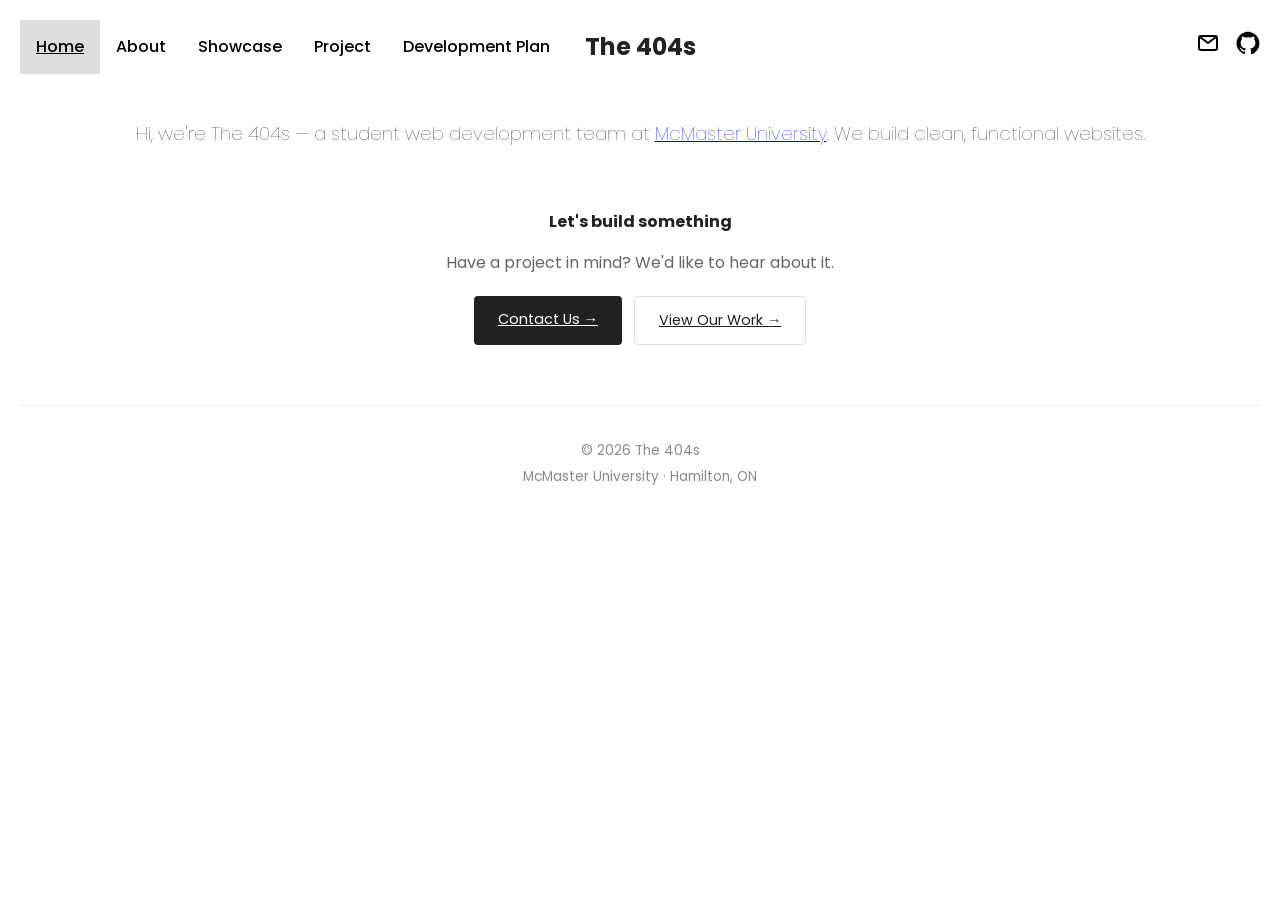
<file: index.html>
<!doctype html>
<html>
  <head>
    <meta charset="utf-8" />
    <title>The 404s</title>
    <link rel="stylesheet" href="css/styles.css" />
    <meta name="viewport" content="width=device-width" />
  </head>

  <body>
    <header class="header">
      <nav class="nav-left">
        <a class="active" href="index.html">Home</a>
        <a href="about.html">About</a>
        <a href="showcase.html">Showcase</a>
        <a href="project.html">Project</a>
        <a href="DevelopmentPlan.html">Development Plan</a>
      </nav>

      <h2 class="title">The 404s</h2>

      <div class="social-links">
        <a href="mailto:hello@the404s.dev">
          <img src="images/email.svg" alt="Email" width="24" height="24" />
        </a>
        <a href="https://github.com/the404s" target="_blank">
          <img src="images/github.svg" alt="GitHub" width="24" height="24" />
        </a>
      </div>
    </header>

    <h3>
      Hi, we're The 404s — a student web development team at
      <a href="https://www.mcmaster.ca/" target="_blank" style="color: blue"
        >McMaster University</a
      >. We build clean, functional websites.
    </h3>

    <h4 style="margin-top: 60px">Let's build something</h4>
    <p style="text-align: center; color: #666">
      Have a project in mind? We'd like to hear about it.
    </p>

    <div class="buttons">
      <a href="mailto:hello@the404s.dev" class="btn">Contact Us →</a>
      <a href="project.html" class="btn btn-outline">View Our Work →</a>
    </div>

    <footer>
      <p>© 2026 The 404s</p>
      <p>McMaster University · Hamilton, ON</p>
    </footer>
  </body>
</html>
</file>
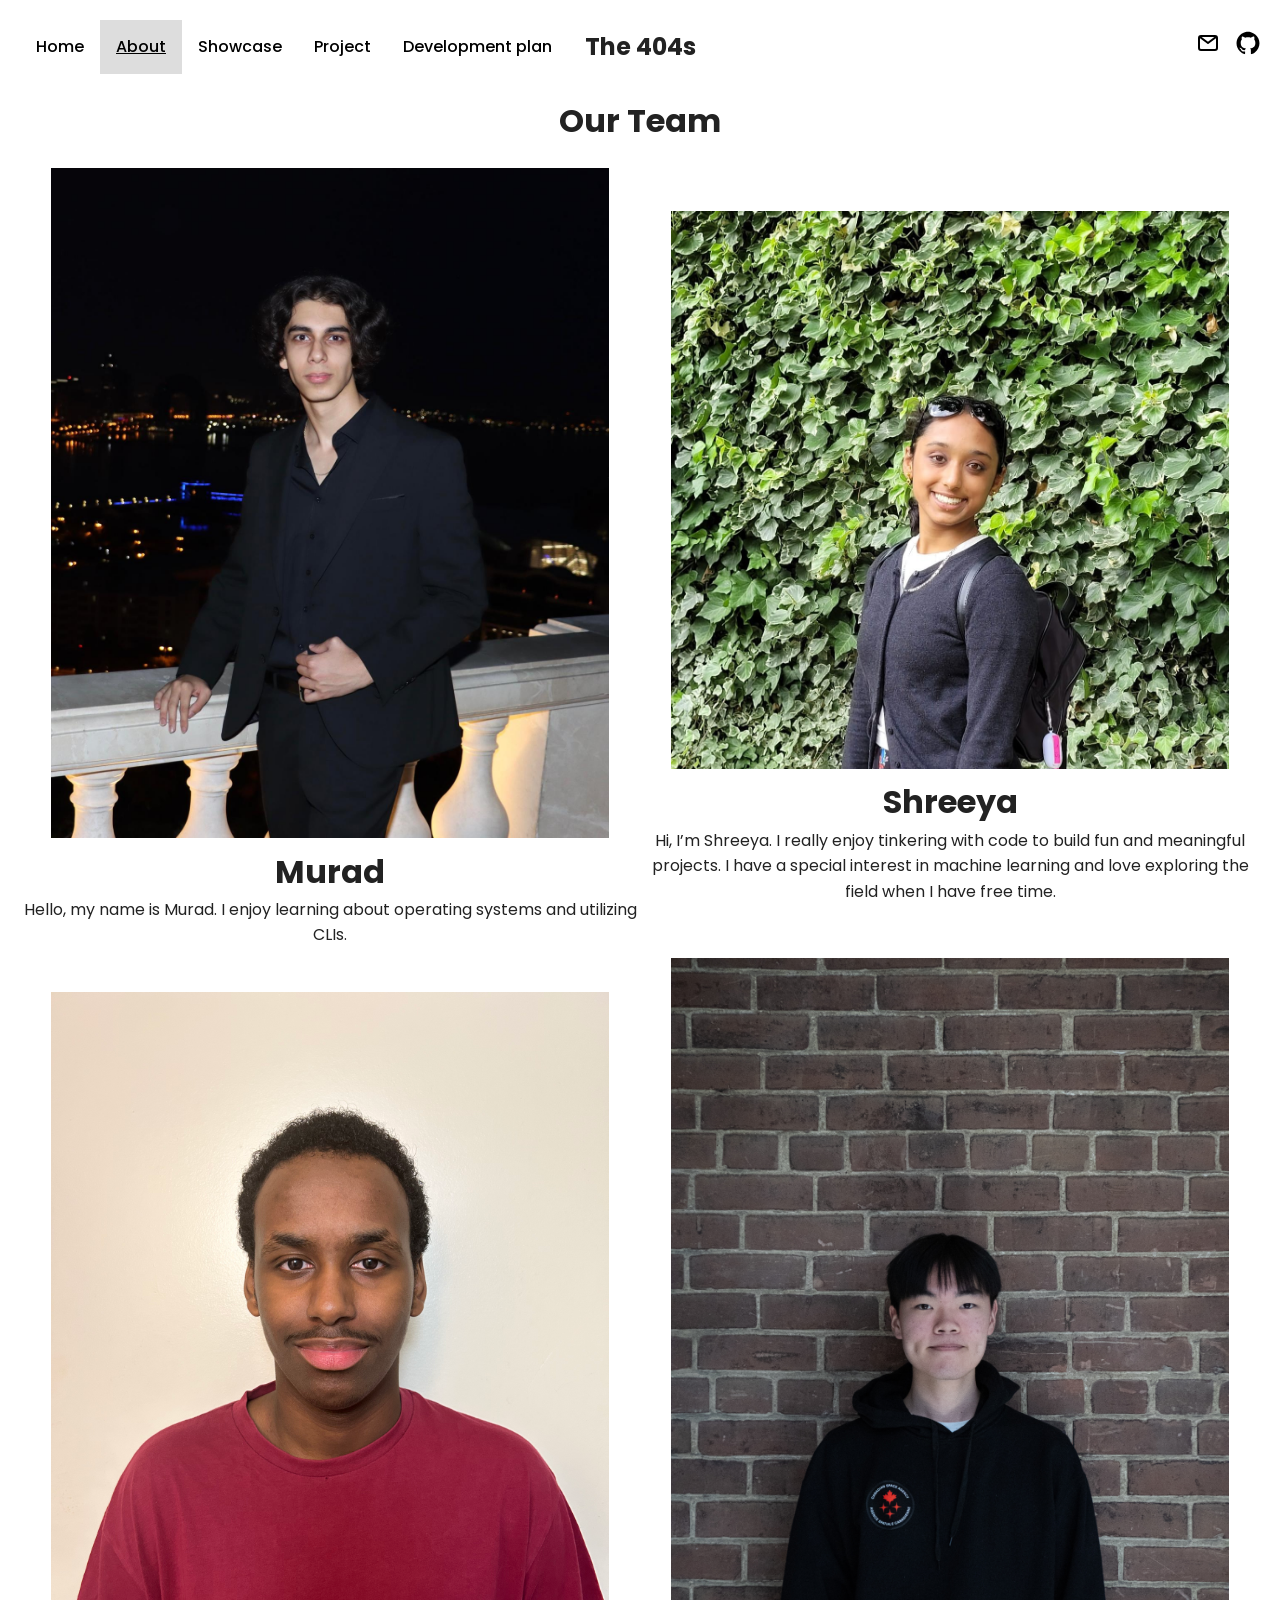
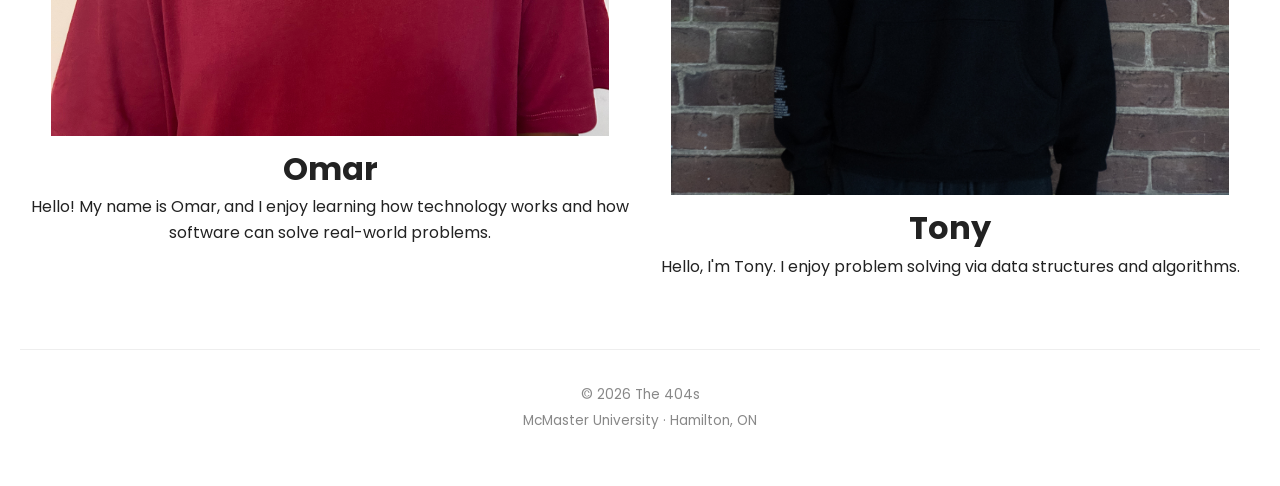
<file: about.html>
<!DOCTYPE html>
<html>

<head>
    <meta charset="utf-8">
    <title>About | The 404s</title>
    <link rel="stylesheet" href="css/styles.css">
    <meta name="viewport" content="width=device-width">
</head>

<body>
    <header class="header">
        <nav class="nav-left">
            <a href="index.html">Home</a>
            <a class="active" href="about.html">About</a>
            <a href="showcase.html">Showcase</a>
            <a href="project.html">Project</a>
            <a href="DevelopmentPlan.html">Development plan</a>
        </nav>

        <h2 class="title">The 404s</h2>

        <div class="social-links">
            <a href="mailto:hello@the404s.dev">
                <img src="images/email.svg" alt="Email" width="24" height="24">
            </a>
            <a href="https://github.com/the404s" target="_blank">
                <img src="images/github.svg" alt="GitHub" width="24" height="24">
            </a>
        </div>
    </header>

    <div id = "content">
        <h1>Our Team</h1>
        <div id = "team">
            <div class = "person">
                <img src = "images/Murad.jpeg">
                <h1>Murad</h1>
                <p>
                    Hello, my name is Murad. I enjoy learning about operating systems and utilizing CLIs.
                </p>
            </div>

            <div class = "person">
                <img src = "images/Shreeya.jpeg">
                <h1>Shreeya</h1>
                <p>
                    Hi, I’m Shreeya. 
                    I really enjoy tinkering with code to build fun and meaningful projects. 
                    I have a special interest in machine learning and love exploring the field when I have free time.
                </p>
            </div>

            <div class = "person">
                <img src = "images/Omar.jpg">
                <h1>Omar</h1>
                <p>Hello! My name is Omar, and I enjoy learning how technology works and how software can solve real-world problems.</p>
            </div>

            <div class = "person">
                <img src = "images/Tony.JPEG">
                <h1>Tony</h1>
                <p>
                    Hello, I'm Tony.
                    I enjoy problem solving via data structures and algorithms.
                </p>
            </div>
        </div>
    </div>

    <footer>
        <p>© 2026 The 404s</p>
        <p>McMaster University · Hamilton, ON</p>
    </footer>
</body>
</file>
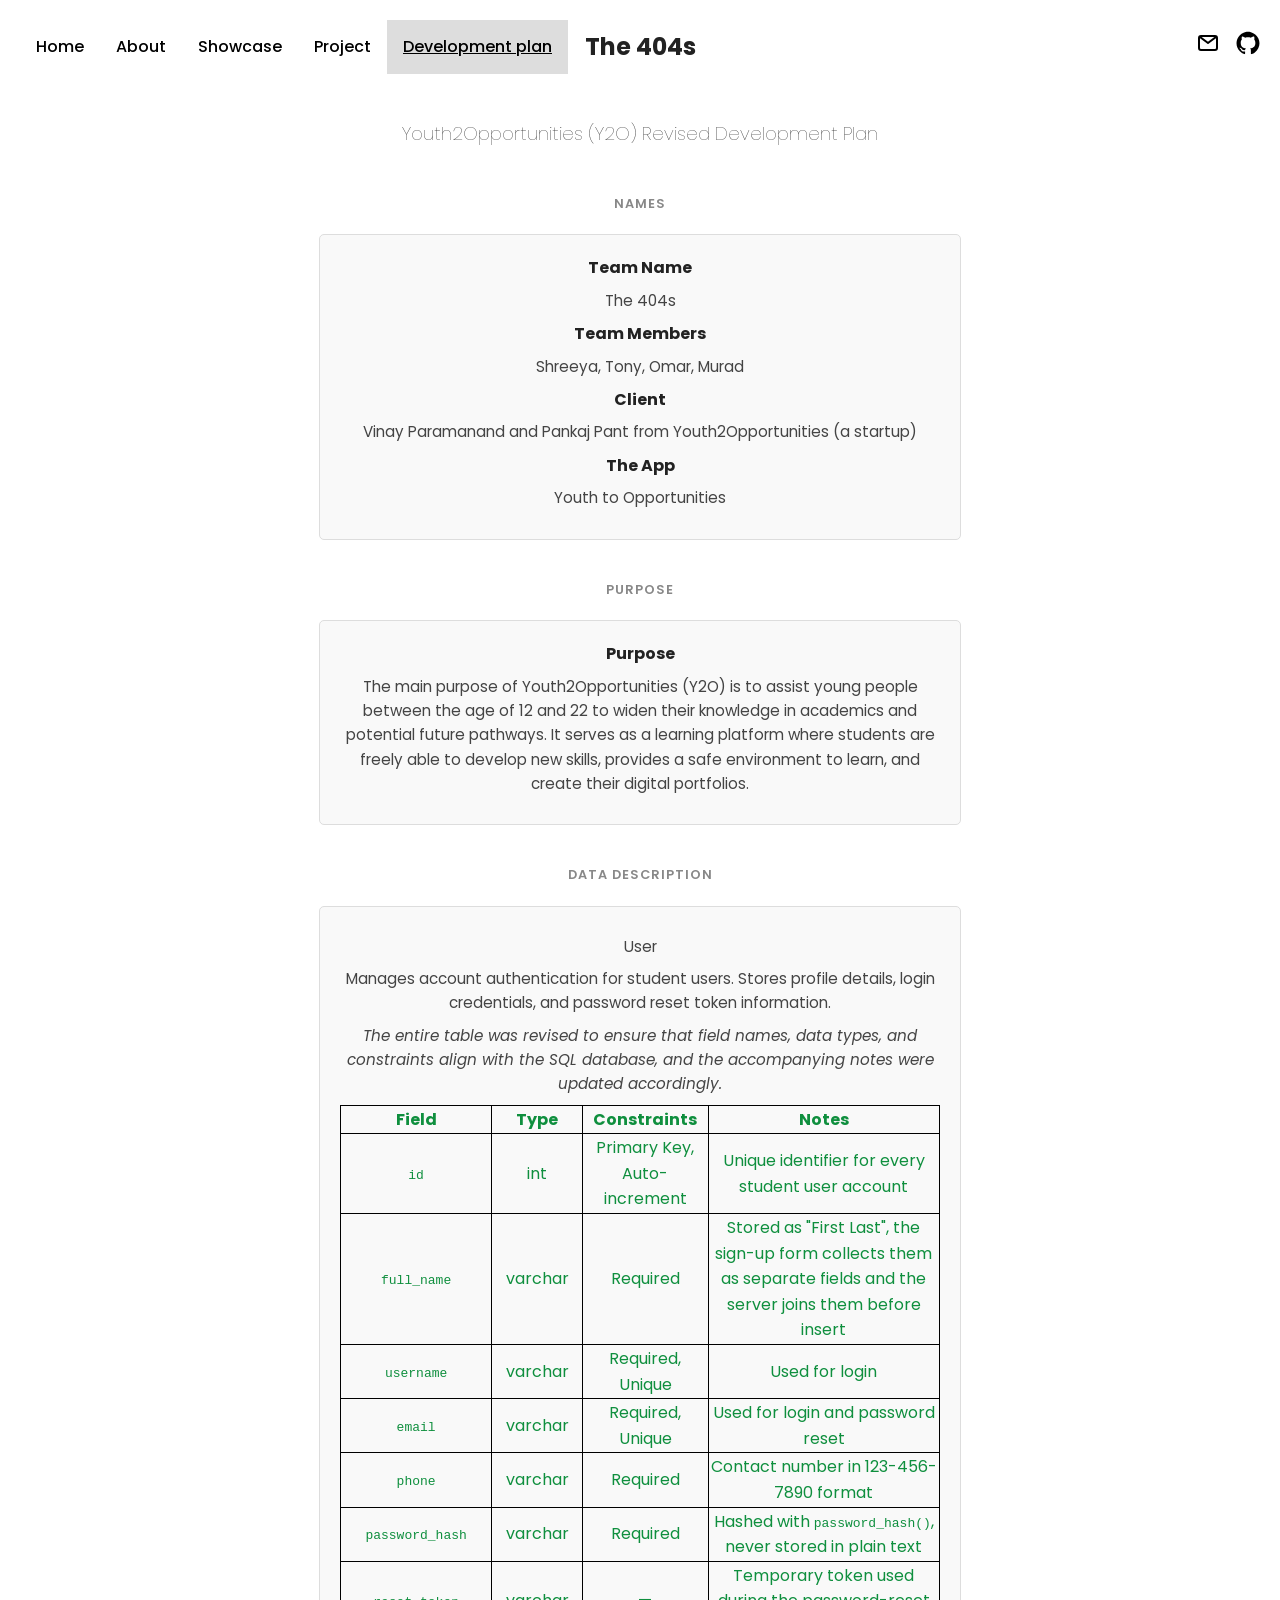
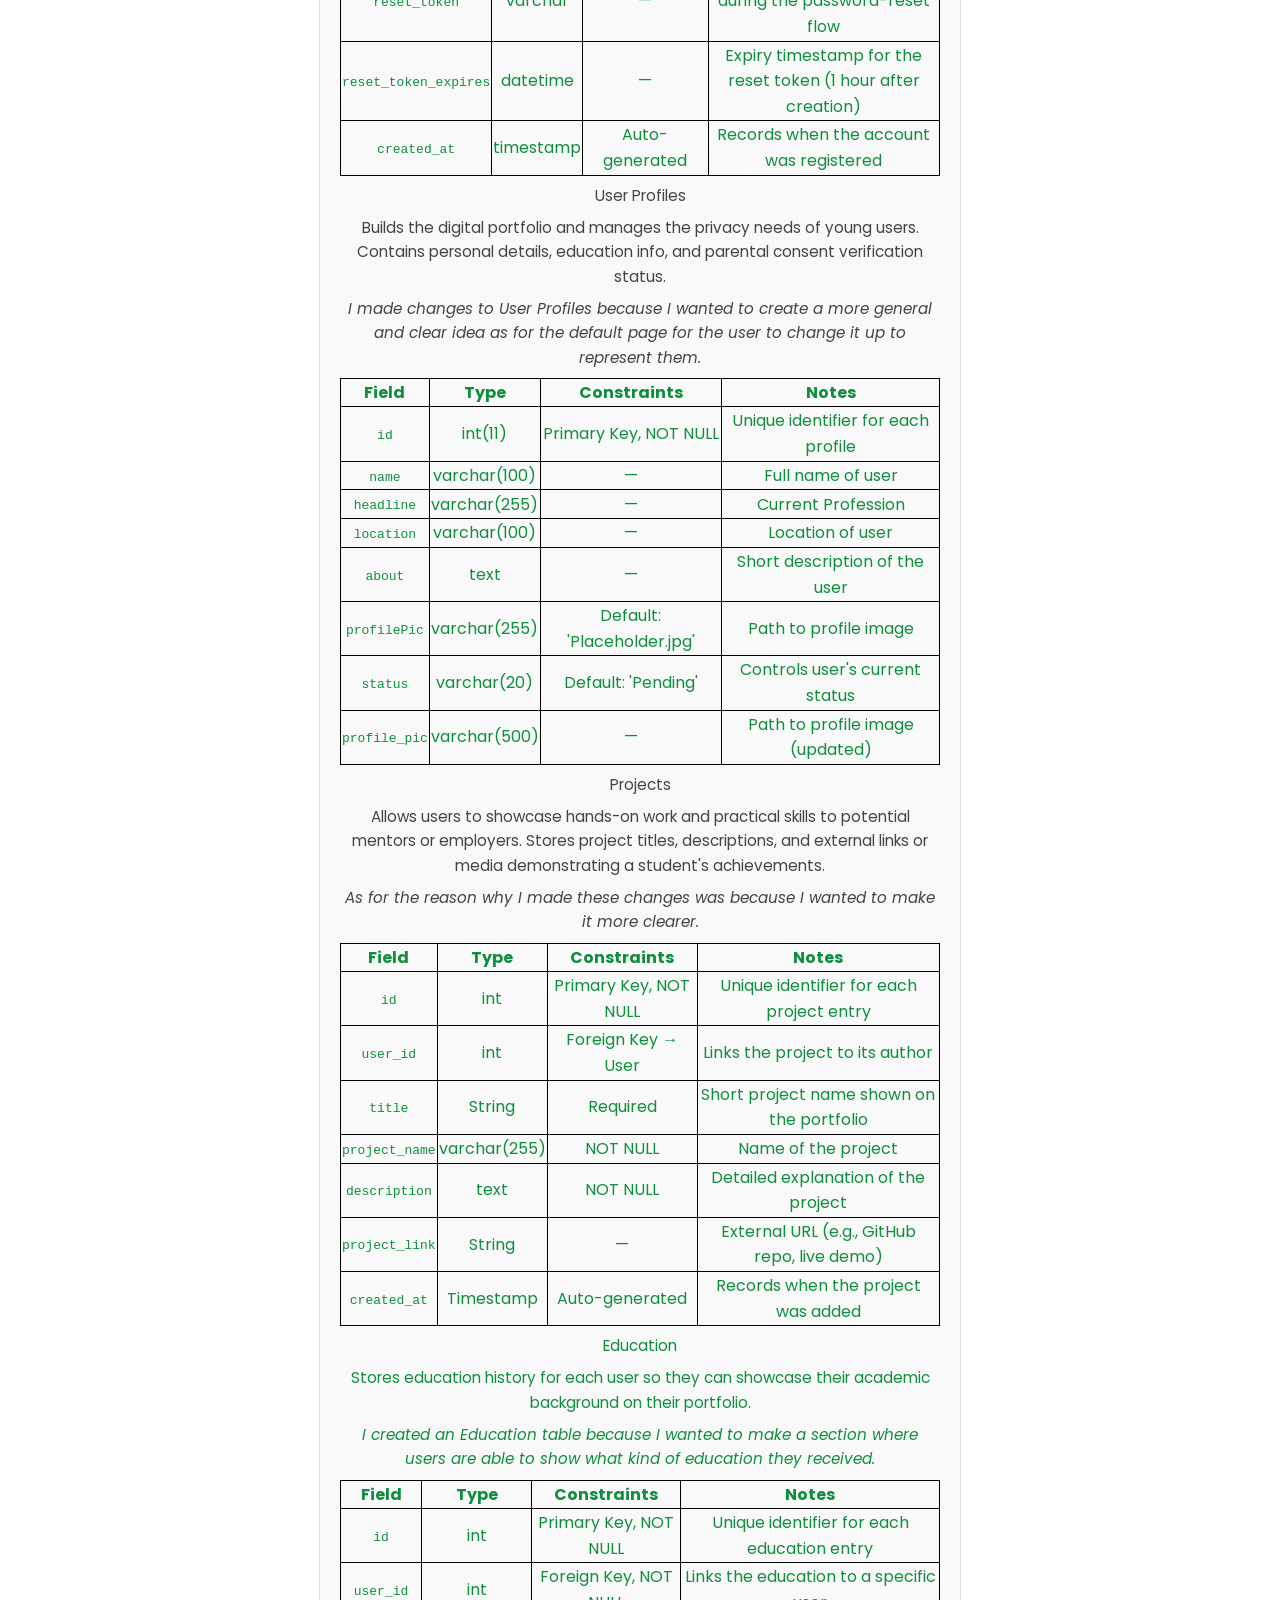
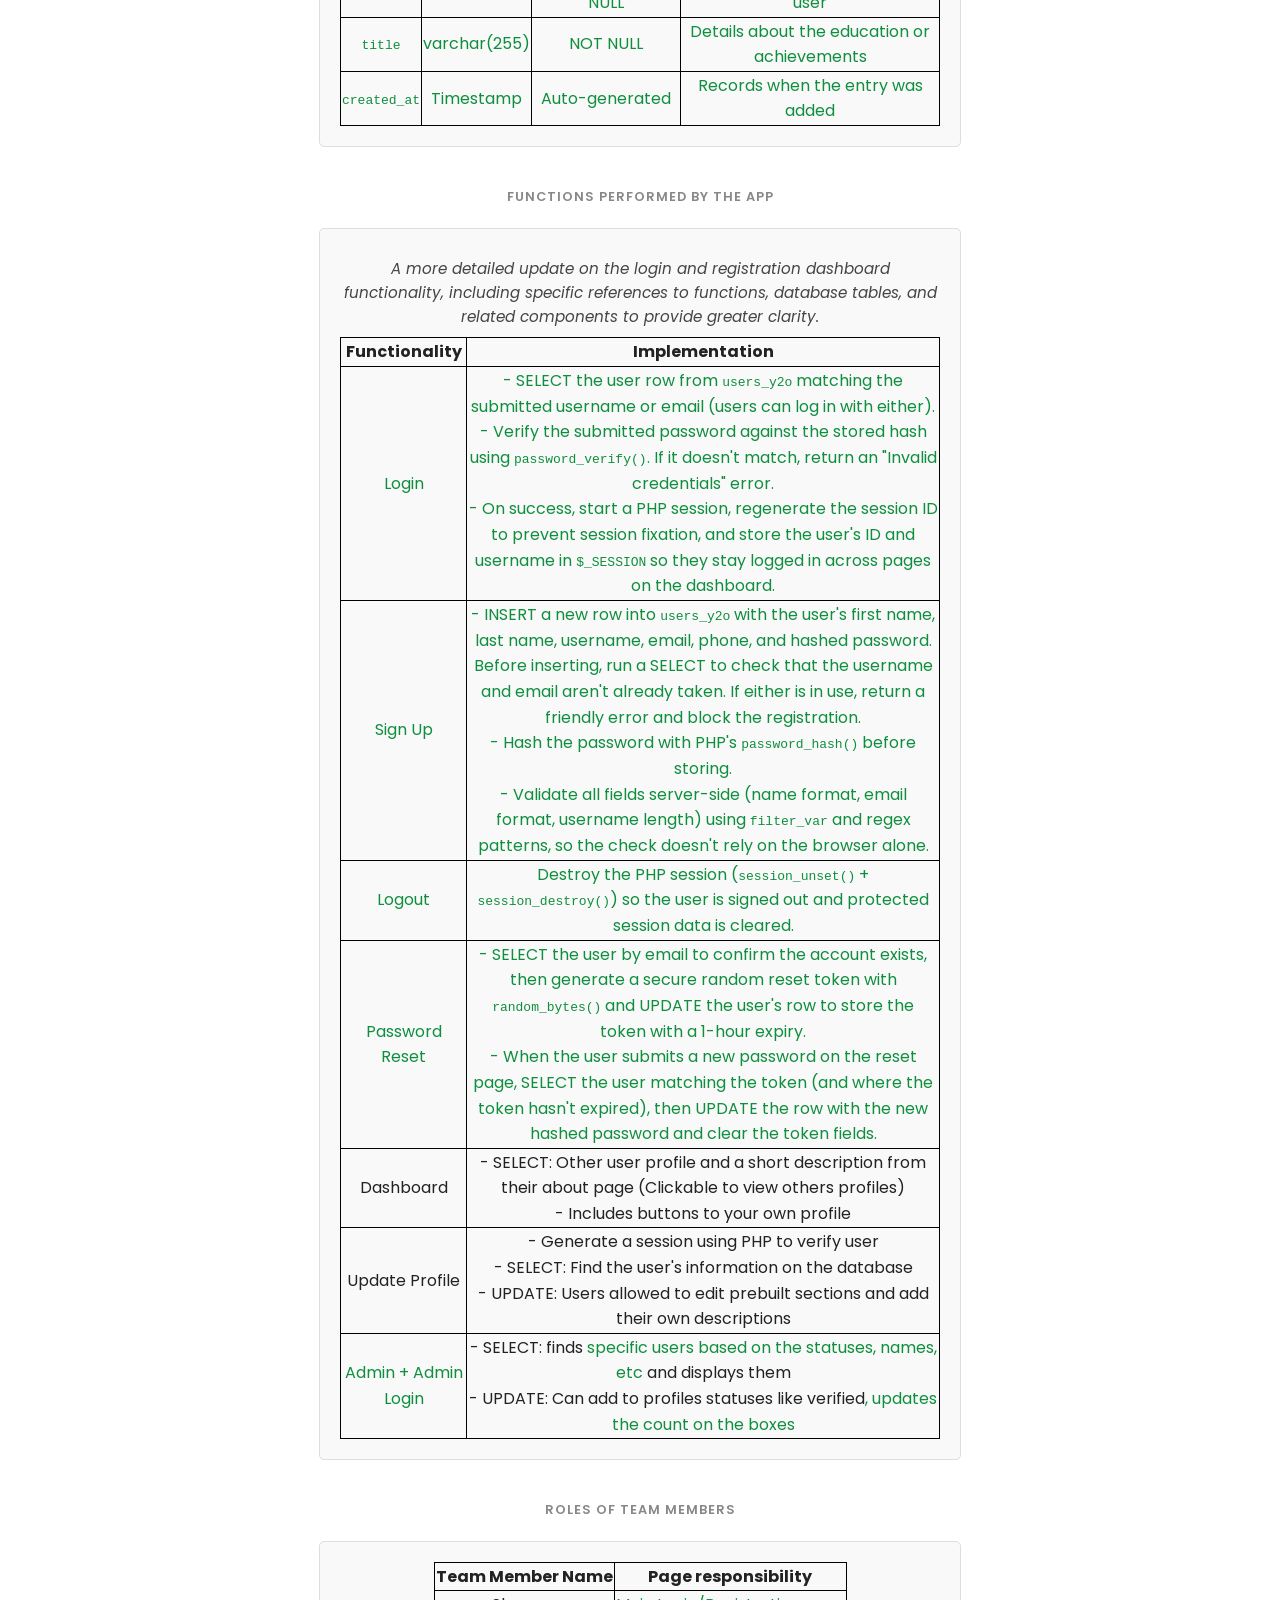
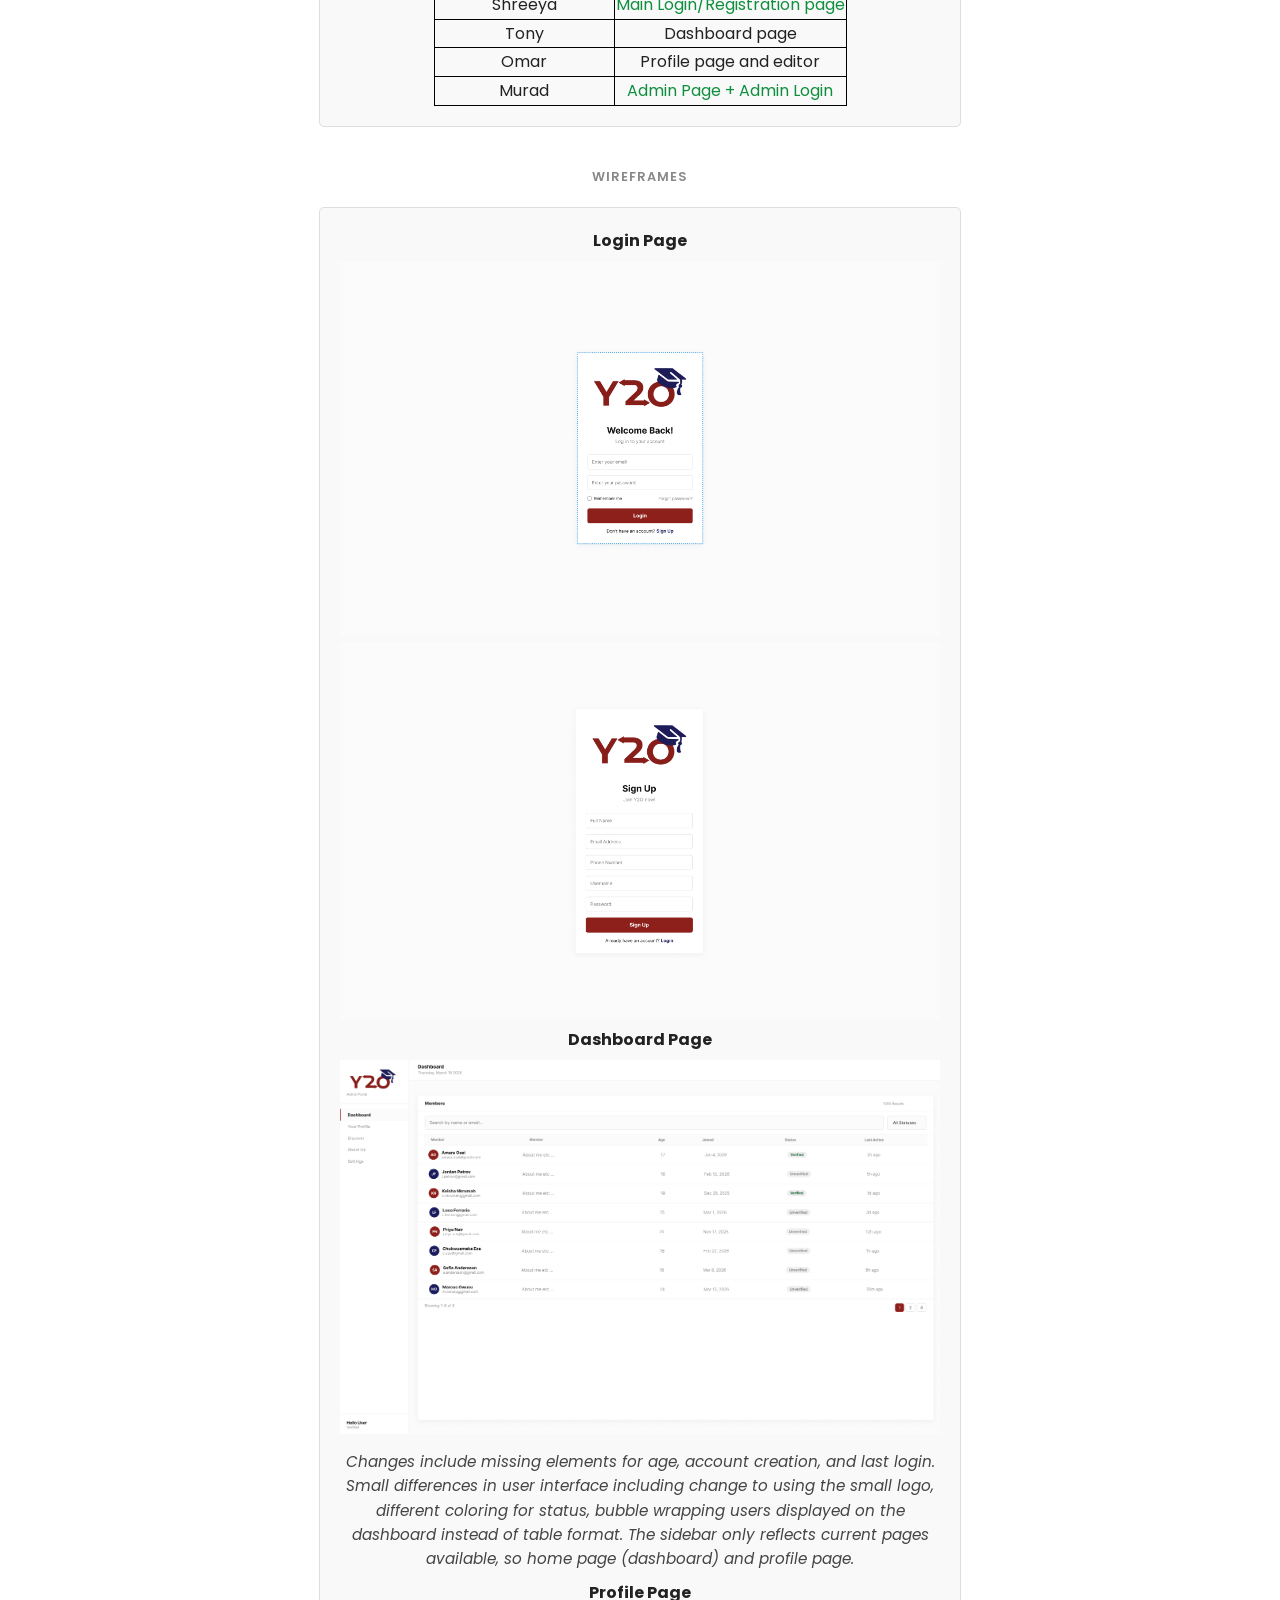
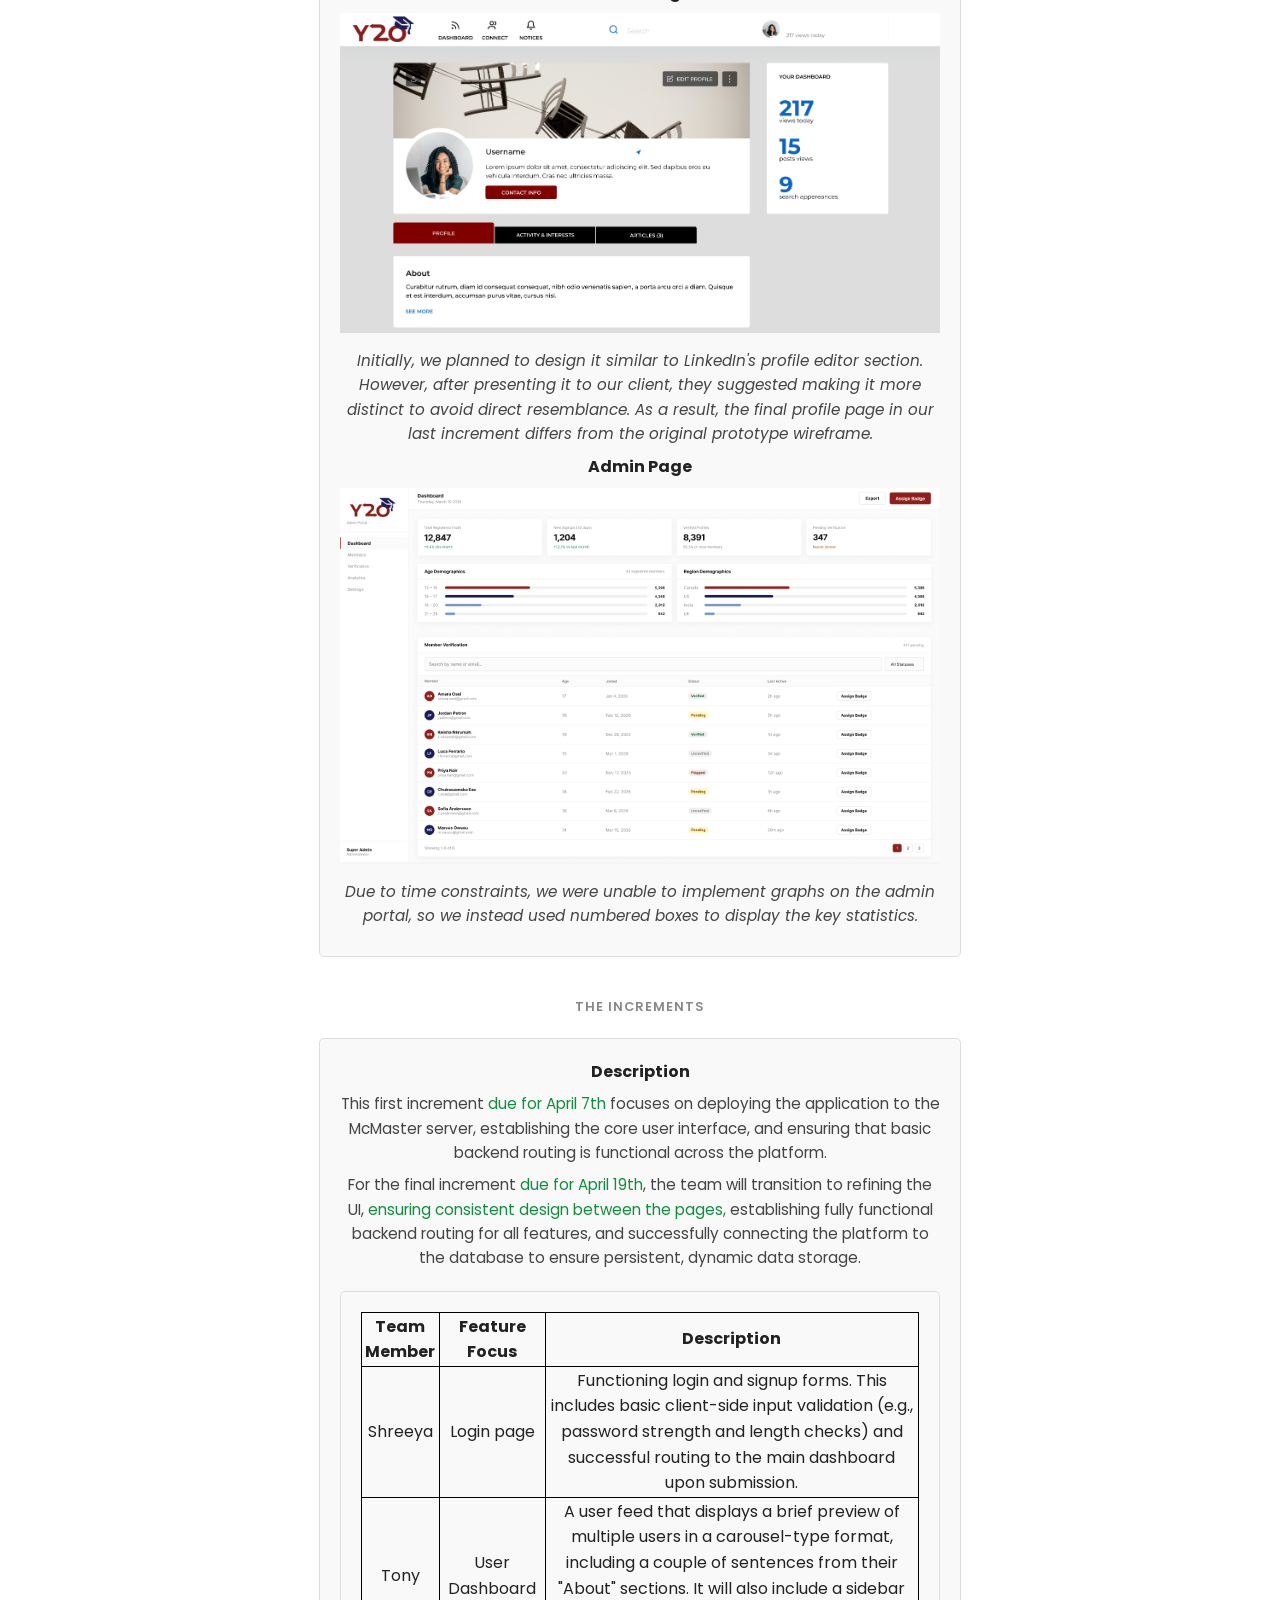
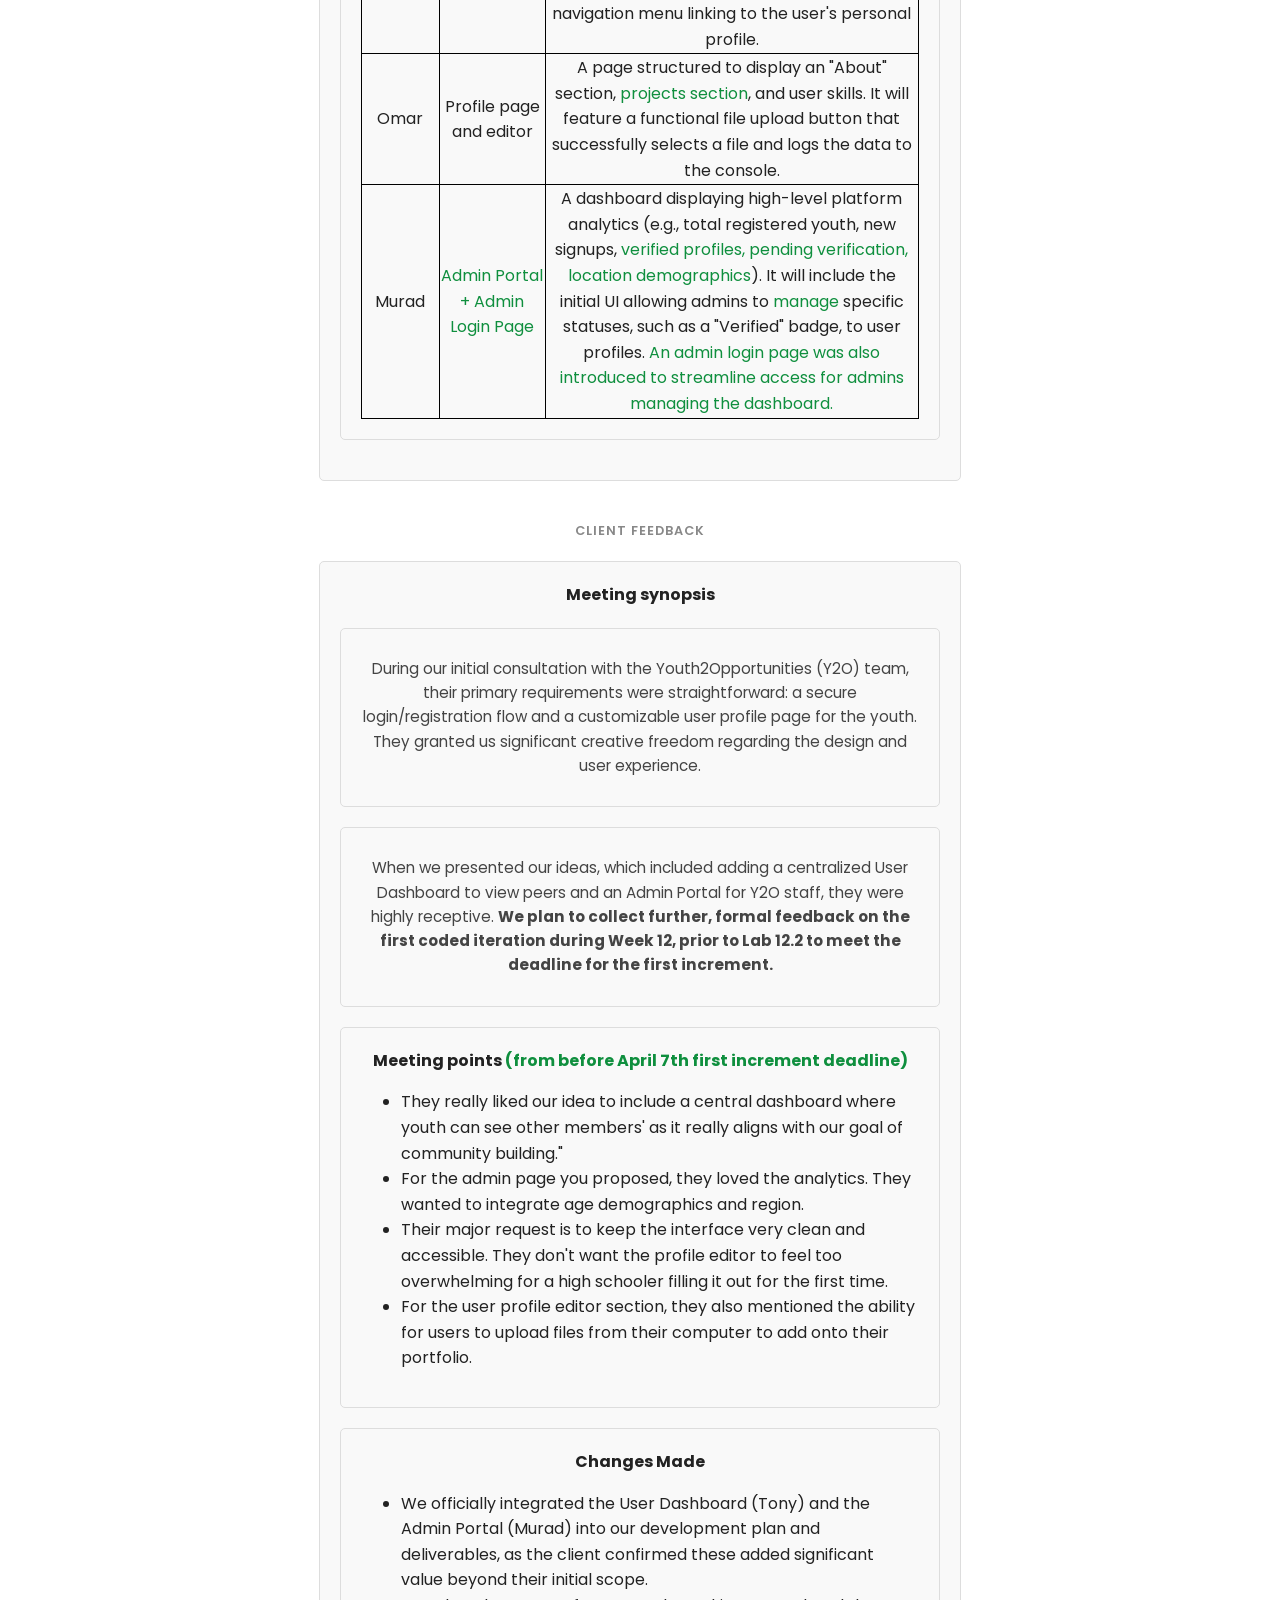
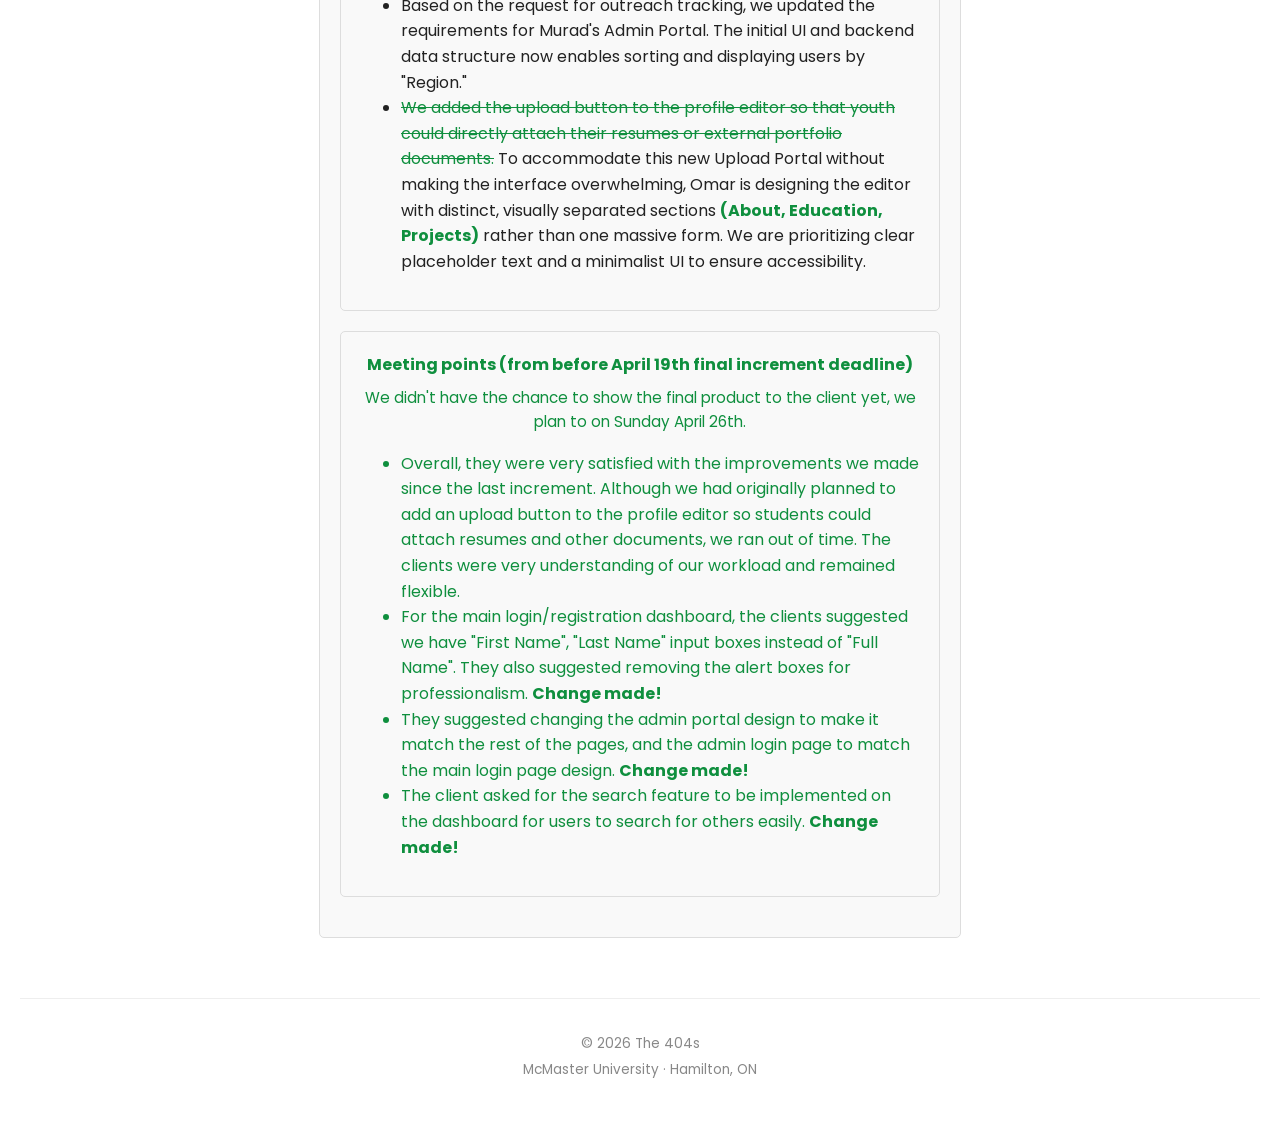
<file: DevelopmentPlan.html>
<!doctype html>
<html>
  <head>
    <meta charset="utf-8" />
    <title>Development Plan | The 404s</title>
    <link rel="stylesheet" href="css/styles.css" />
    <link rel="stylesheet" href="css/BackgroundPlan.css" />
    <meta name="viewport" content="width=device-width" />
    <style>
      /* Revision styling — marks changes/additions from the revised dev plan */
      .revised,
      .revised p,
      .revised li,
      .revised td,
      .revised th,
      .revised h4,
      .revised code {
        color: #0f8f3e;
      }
      .revision-note {
        color: #0f8f3e;
        font-style: italic;
        margin: 0.5em 0 1em 0;
      }
      tr.revised td,
      tr.revised th {
        color: #0f8f3e;
      }
    </style>
  </head>

  <body>
    <header class="header">
      <nav class="nav-left">
        <a href="index.html">Home</a>
        <a href="about.html">About</a>
        <a href="showcase.html">Showcase</a>
        <a href="project.html">Project</a>
        <a class="active" href="DevelopmentPlan.html">Development plan</a>
      </nav>

      <h2 class="title">The 404s</h2>

      <div class="social-links">
        <a href="mailto:hello@the404s.dev">
          <img src="images/email.svg" alt="Email" width="24" height="24" />
        </a>
        <a href="https://github.com/the404s" target="_blank">
          <img src="images/github.svg" alt="GitHub" width="24" height="24" />
        </a>
      </div>
    </header>

    <h3>Youth2Opportunities (Y2O) Revised Development Plan</h3>

    <p class="section-label">Names</p>

    <div>
      <div class="card">
        <h4>Team Name</h4>
        <p>The 404s</p>
        <h4>Team Members</h4>
        <p>Shreeya, Tony, Omar, Murad</p>
        <h4>Client</h4>
        <p>
          Vinay Paramanand and Pankaj Pant from Youth2Opportunities (a startup)
        </p>
        <h4>The App</h4>
        <p>Youth to Opportunities</p>
      </div>
    </div>

    <p class="section-label">Purpose</p>

    <div>
      <div class="card">
        <h4>Purpose</h4>
        <p>
          The main purpose of Youth2Opportunities (Y2O) is to assist young
          people between the age of 12 and 22 to widen their knowledge in
          academics and potential future pathways. It serves as a learning
          platform where students are freely able to develop new skills,
          provides a safe environment to learn, and create their digital
          portfolios.
        </p>
      </div>
    </div>

    <p class="section-label">Data Description</p>
    <div>
      <div class="card">
        <div class="data-tables-wrapper">
          <div class="entity-block">
            <p class="entity-header">User</p>
            <p class="entity-purpose">
              Manages account authentication for student users. Stores profile
              details, login credentials, and password reset token information.
            </p>
            <p class="revision-note">
              The entire table was revised to ensure that field names, data
              types, and constraints align with the SQL database, and the
              accompanying notes were updated accordingly.
            </p>
            <table class="revised">
              <thead>
                <tr>
                  <th class="col-field">Field</th>
                  <th class="col-type">Type</th>
                  <th class="col-const">Constraints</th>
                  <th class="col-notes">Notes</th>
                </tr>
              </thead>
              <tbody>
                <tr>
                  <td><code class="field-name">id</code></td>
                  <td>int</td>
                  <td>Primary Key, Auto-increment</td>
                  <td>Unique identifier for every student user account</td>
                </tr>
                <tr>
                  <td><code class="field-name">full_name</code></td>
                  <td>varchar</td>
                  <td>Required</td>
                  <td>
                    Stored as "First Last", the sign-up form collects them as
                    separate fields and the server joins them before insert
                  </td>
                </tr>
                <tr>
                  <td><code class="field-name">username</code></td>
                  <td>varchar</td>
                  <td>Required, Unique</td>
                  <td>Used for login</td>
                </tr>
                <tr>
                  <td><code class="field-name">email</code></td>
                  <td>varchar</td>
                  <td>Required, Unique</td>
                  <td>Used for login and password reset</td>
                </tr>
                <tr>
                  <td><code class="field-name">phone</code></td>
                  <td>varchar</td>
                  <td>Required</td>
                  <td>Contact number in 123-456-7890 format</td>
                </tr>
                <tr>
                  <td><code class="field-name">password_hash</code></td>
                  <td>varchar</td>
                  <td>Required</td>
                  <td>
                    Hashed with <code>password_hash()</code>, never stored in
                    plain text
                  </td>
                </tr>
                <tr>
                  <td><code class="field-name">reset_token</code></td>
                  <td>varchar</td>
                  <td>&mdash;</td>
                  <td>Temporary token used during the password-reset flow</td>
                </tr>
                <tr>
                  <td><code class="field-name">reset_token_expires</code></td>
                  <td>datetime</td>
                  <td>&mdash;</td>
                  <td>
                    Expiry timestamp for the reset token (1 hour after creation)
                  </td>
                </tr>
                <tr>
                  <td><code class="field-name">created_at</code></td>
                  <td>timestamp</td>
                  <td>Auto-generated</td>
                  <td>Records when the account was registered</td>
                </tr>
              </tbody>
            </table>
          </div>

          <div class="entity-block">
            <p class="entity-header">User Profiles</p>
            <p class="entity-purpose">
              Builds the digital portfolio and manages the privacy needs of
              young users. Contains personal details, education info, and
              parental consent verification status.
            </p>
            <p class="revision-note">
              I made changes to User Profiles because I wanted to create a more
              general and clear idea as for the default page for the user to
              change it up to represent them.
            </p>
            <table class="revised">
              <thead>
                <tr>
                  <th class="col-field">Field</th>
                  <th class="col-type">Type</th>
                  <th class="col-const">Constraints</th>
                  <th class="col-notes">Notes</th>
                </tr>
              </thead>
              <tbody>
                <tr>
                  <td><code class="field-name">id</code></td>
                  <td>int(11)</td>
                  <td>Primary Key, NOT NULL</td>
                  <td>Unique identifier for each profile</td>
                </tr>
                <tr>
                  <td><code class="field-name">name</code></td>
                  <td>varchar(100)</td>
                  <td>&mdash;</td>
                  <td>Full name of user</td>
                </tr>
                <tr>
                  <td><code class="field-name">headline</code></td>
                  <td>varchar(255)</td>
                  <td>&mdash;</td>
                  <td>Current Profession</td>
                </tr>
                <tr>
                  <td><code class="field-name">location</code></td>
                  <td>varchar(100)</td>
                  <td>&mdash;</td>
                  <td>Location of user</td>
                </tr>
                <tr>
                  <td><code class="field-name">about</code></td>
                  <td>text</td>
                  <td>&mdash;</td>
                  <td>Short description of the user</td>
                </tr>
                <tr>
                  <td><code class="field-name">profilePic</code></td>
                  <td>varchar(255)</td>
                  <td>Default: 'Placeholder.jpg'</td>
                  <td>Path to profile image</td>
                </tr>
                <tr>
                  <td><code class="field-name">status</code></td>
                  <td>varchar(20)</td>
                  <td>Default: 'Pending'</td>
                  <td>Controls user's current status</td>
                </tr>
                <tr>
                  <td><code class="field-name">profile_pic</code></td>
                  <td>varchar(500)</td>
                  <td>&mdash;</td>
                  <td>Path to profile image (updated)</td>
                </tr>
              </tbody>
            </table>
          </div>

          <div class="entity-block">
            <p class="entity-header">Projects</p>
            <p class="entity-purpose">
              Allows users to showcase hands-on work and practical skills to
              potential mentors or employers. Stores project titles,
              descriptions, and external links or media demonstrating a
              student's achievements.
            </p>
            <p class="revision-note">
              As for the reason why I made these changes was because I wanted to
              make it more clearer.
            </p>
            <table class="revised">
              <thead>
                <tr>
                  <th class="col-field">Field</th>
                  <th class="col-type">Type</th>
                  <th class="col-const">Constraints</th>
                  <th class="col-notes">Notes</th>
                </tr>
              </thead>
              <tbody>
                <tr>
                  <td><code class="field-name">id</code></td>
                  <td>int</td>
                  <td>Primary Key, NOT NULL</td>
                  <td>Unique identifier for each project entry</td>
                </tr>
                <tr>
                  <td><code class="field-name">user_id</code></td>
                  <td>int</td>
                  <td>Foreign Key &rarr; User</td>
                  <td>Links the project to its author</td>
                </tr>
                <tr>
                  <td><code class="field-name">title</code></td>
                  <td>String</td>
                  <td>Required</td>
                  <td>Short project name shown on the portfolio</td>
                </tr>
                <tr>
                  <td><code class="field-name">project_name</code></td>
                  <td>varchar(255)</td>
                  <td>NOT NULL</td>
                  <td>Name of the project</td>
                </tr>
                <tr>
                  <td><code class="field-name">description</code></td>
                  <td>text</td>
                  <td>NOT NULL</td>
                  <td>Detailed explanation of the project</td>
                </tr>
                <tr>
                  <td><code class="field-name">project_link</code></td>
                  <td>String</td>
                  <td>&mdash;</td>
                  <td>External URL (e.g., GitHub repo, live demo)</td>
                </tr>
                <tr>
                  <td><code class="field-name">created_at</code></td>
                  <td>Timestamp</td>
                  <td>Auto-generated</td>
                  <td>Records when the project was added</td>
                </tr>
              </tbody>
            </table>
          </div>

          <div class="entity-block revised">
            <p class="entity-header">Education</p>
            <p class="entity-purpose">
              Stores education history for each user so they can showcase their
              academic background on their portfolio.
            </p>
            <p class="revision-note">
              I created an Education table because I wanted to make a section
              where users are able to show what kind of education they received.
            </p>
            <table>
              <thead>
                <tr>
                  <th class="col-field">Field</th>
                  <th class="col-type">Type</th>
                  <th class="col-const">Constraints</th>
                  <th class="col-notes">Notes</th>
                </tr>
              </thead>
              <tbody>
                <tr>
                  <td><code class="field-name">id</code></td>
                  <td>int</td>
                  <td>Primary Key, NOT NULL</td>
                  <td>Unique identifier for each education entry</td>
                </tr>
                <tr>
                  <td><code class="field-name">user_id</code></td>
                  <td>int</td>
                  <td>Foreign Key, NOT NULL</td>
                  <td>Links the education to a specific user</td>
                </tr>
                <tr>
                  <td><code class="field-name">title</code></td>
                  <td>varchar(255)</td>
                  <td>NOT NULL</td>
                  <td>Details about the education or achievements</td>
                </tr>
                <tr>
                  <td><code class="field-name">created_at</code></td>
                  <td>Timestamp</td>
                  <td>Auto-generated</td>
                  <td>Records when the entry was added</td>
                </tr>
              </tbody>
            </table>
          </div>
        </div>
      </div>
    </div>

    <p class="section-label">Functions Performed by the app</p>
    <div>
      <div class="card">
        <p class="revision-note">
          A more detailed update on the login and registration dashboard
          functionality, including specific references to functions, database
          tables, and related components to provide greater clarity.
        </p>
        <table>
          <tr>
            <th>Functionality</th>
            <th>Implementation</th>
          </tr>
          <tr class="revised">
            <td>Login</td>
            <td>
              - SELECT the user row from <code>users_y2o</code> matching the
              submitted username or email (users can log in with either).
              <br />
              - Verify the submitted password against the stored hash using
              <code>password_verify()</code>. If it doesn't match, return an
              "Invalid credentials" error.
              <br />
              - On success, start a PHP session, regenerate the session ID to
              prevent session fixation, and store the user's ID and username in
              <code>$_SESSION</code> so they stay logged in across pages on the
              dashboard.
            </td>
          </tr>
          <tr class="revised">
            <td>Sign Up</td>
            <td>
              - INSERT a new row into <code>users_y2o</code> with the user's
              first name, last name, username, email, phone, and hashed
              password. Before inserting, run a SELECT to check that the
              username and email aren't already taken. If either is in use,
              return a friendly error and block the registration.
              <br />
              - Hash the password with PHP's <code>password_hash()</code> before
              storing.
              <br />
              - Validate all fields server-side (name format, email format,
              username length) using <code>filter_var</code> and regex patterns,
              so the check doesn't rely on the browser alone.
            </td>
          </tr>
          <tr class="revised">
            <td>Logout</td>
            <td>
              Destroy the PHP session (<code>session_unset()</code> +
              <code>session_destroy()</code>) so the user is signed out and
              protected session data is cleared.
            </td>
          </tr>
          <tr class="revised">
            <td>Password Reset</td>
            <td>
              - SELECT the user by email to confirm the account exists, then
              generate a secure random reset token with
              <code>random_bytes()</code> and UPDATE the user's row to store the
              token with a 1-hour expiry.
              <br />
              - When the user submits a new password on the reset page, SELECT
              the user matching the token (and where the token hasn't expired),
              then UPDATE the row with the new hashed password and clear the
              token fields.
            </td>
          </tr>
          <tr>
            <td>Dashboard</td>
            <td>
              - SELECT: Other user profile and a short description from their
              about page (Clickable to view others profiles)
              <br />
              - Includes buttons to your own profile
            </td>
          </tr>
          <tr>
            <td>Update Profile</td>
            <td>
              - Generate a session using PHP to verify user
              <br />
              - SELECT: Find the user's information on the database
              <br />
              - UPDATE: Users allowed to edit prebuilt sections and add their
              own descriptions
            </td>
          </tr>
          <tr>
            <td>
              <span class="revised">Admin + Admin Login</span>
            </td>
            <td>
              - SELECT: finds
              <span class="revised"
                >specific users based on the statuses, names, etc</span
              >
              and displays them
              <br />
              - UPDATE: Can add to profiles statuses like verified<span
                class="revised"
                >, updates the count on the boxes</span
              >
            </td>
          </tr>
        </table>
      </div>
    </div>

    <p class="section-label">Roles of Team Members</p>
    <div>
      <div class="card">
        <table>
          <tr>
            <th>Team Member Name</th>
            <th>Page responsibility</th>
          </tr>
          <tr>
            <td>Shreeya</td>
            <td>
              <span class="revised">Main Login/Registration page</span>
            </td>
          </tr>
          <tr>
            <td>Tony</td>
            <td>Dashboard page</td>
          </tr>
          <tr>
            <td>Omar</td>
            <td>Profile page and editor</td>
          </tr>
          <tr>
            <td>Murad</td>
            <td>
              <span class="revised">Admin Page + Admin Login</span>
            </td>
          </tr>
        </table>
      </div>
    </div>

    <p class="section-label">Wireframes</p>
    <div>
      <div class="card">
        <h4>Login Page</h4>
        <img src="images/login.png" />
        <img src="images/sign_up.png" />

        <h4>Dashboard Page</h4>
        <img src="images/dashboard.png" />
        <p class="revision-note">
          Changes include missing elements for age, account creation, and last
          login. Small differences in user interface including change to using
          the small logo, different coloring for status, bubble wrapping users
          displayed on the dashboard instead of table format. The sidebar only
          reflects current pages available, so home page (dashboard) and profile
          page.
        </p>

        <h4>Profile Page</h4>
        <img src="images/profile_page.png" />
        <p class="revision-note">
          Initially, we planned to design it similar to LinkedIn's profile
          editor section. However, after presenting it to our client, they
          suggested making it more distinct to avoid direct resemblance. As a
          result, the final profile page in our last increment differs from the
          original prototype wireframe.
        </p>

        <h4>Admin Page</h4>
        <img src="images/admin.png" />
        <p class="revision-note">
          Due to time constraints, we were unable to implement graphs on the
          admin portal, so we instead used numbered boxes to display the key
          statistics.
        </p>
      </div>
    </div>

    <p class="section-label">The increments</p>
    <div>
      <div class="card">
        <h4>Description</h4>
        <p>
          This first increment
          <span class="revised">due for April 7th</span> focuses on deploying
          the application to the McMaster server, establishing the core user
          interface, and ensuring that basic backend routing is functional
          across the platform.
        </p>
        <p>
          For the final increment
          <span class="revised">due for April 19th</span>, the team will
          transition to refining the UI,
          <span class="revised"
            >ensuring consistent design between the pages,</span
          >
          establishing fully functional backend routing for all features, and
          successfully connecting the platform to the database to ensure
          persistent, dynamic data storage.
        </p>
        <div class="card">
          <table>
            <tr>
              <th>Team Member</th>
              <th>Feature Focus</th>
              <th>Description</th>
            </tr>
            <tr>
              <td>Shreeya</td>
              <td>Login page</td>
              <td>
                Functioning login and signup forms. This includes basic
                client-side input validation (e.g., password strength and length
                checks) and successful routing to the main dashboard upon
                submission.
              </td>
            </tr>
            <tr>
              <td>Tony</td>
              <td>User Dashboard</td>
              <td>
                A user feed that displays a brief preview of multiple users in a
                carousel-type format, including a couple of sentences from their
                "About" sections. It will also include a sidebar navigation menu
                linking to the user's personal profile.
              </td>
            </tr>
            <tr>
              <td>Omar</td>
              <td>Profile page and editor</td>
              <td>
                A page structured to display an "About" section,
                <span class="revised">projects section</span>, and user skills.
                It will feature a functional file upload button that
                successfully selects a file and logs the data to the console.
              </td>
            </tr>
            <tr>
              <td>Murad</td>
              <td>
                <span class="revised">Admin Portal + Admin Login Page</span>
              </td>
              <td>
                A dashboard displaying high-level platform analytics (e.g.,
                total registered youth, new signups,
                <span class="revised"
                  >verified profiles, pending verification, location
                  demographics</span
                >). It will include the initial UI allowing admins to
                <span class="revised">manage</span> specific statuses, such as a
                "Verified" badge, to user profiles.
                <span class="revised"
                  >An admin login page was also introduced to streamline access
                  for admins managing the dashboard.</span
                >
              </td>
            </tr>
          </table>
        </div>
      </div>
    </div>

    <p class="section-label">Client Feedback</p>
    <div>
      <div class="card">
        <h4>Meeting synopsis</h4>
        <div class="card">
          <p>
            During our initial consultation with the Youth2Opportunities (Y2O)
            team, their primary requirements were straightforward: a secure
            login/registration flow and a customizable user profile page for the
            youth. They granted us significant creative freedom regarding the
            design and user experience.
          </p>
        </div>
        <div class="card">
          <p>
            When we presented our ideas, which included adding a centralized
            User Dashboard to view peers and an Admin Portal for Y2O staff, they
            were highly receptive.
            <b>
              We plan to collect further, formal feedback on the first coded
              iteration during Week 12, prior to Lab 12.2 to meet the deadline
              for the first increment.
            </b>
          </p>
        </div>
        <div class="card">
          <h4>
            Meeting points
            <span class="revised"
              >(from before April 7th first increment deadline)</span
            >
          </h4>
          <ul>
            <li>
              They really liked our idea to include a central dashboard where
              youth can see other members' as it really aligns with our goal of
              community building."
            </li>
            <li>
              For the admin page you proposed, they loved the analytics. They
              wanted to integrate age demographics and region.
            </li>
            <li>
              Their major request is to keep the interface very clean and
              accessible. They don't want the profile editor to feel too
              overwhelming for a high schooler filling it out for the first
              time.
            </li>
            <li>
              For the user profile editor section, they also mentioned the
              ability for users to upload files from their computer to add onto
              their portfolio.
            </li>
          </ul>
        </div>

        <div class="card">
          <h4>Changes Made</h4>
          <ul>
            <li>
              We officially integrated the User Dashboard (Tony) and the Admin
              Portal (Murad) into our development plan and deliverables, as the
              client confirmed these added significant value beyond their
              initial scope.
            </li>
            <li>
              Based on the request for outreach tracking, we updated the
              requirements for Murad's Admin Portal. The initial UI and backend
              data structure now enables sorting and displaying users by
              "Region."
            </li>
            <li>
              <s class="revised"
                >We added the upload button to the profile editor so that youth
                could directly attach their resumes or external portfolio
                documents.</s
              >
              To accommodate this new Upload Portal without making the interface
              overwhelming, Omar is designing the editor with distinct, visually
              separated sections
              <b class="revised">(About, Education, Projects)</b> rather than
              one massive form. We are prioritizing clear placeholder text and a
              minimalist UI to ensure accessibility.
            </li>
          </ul>
        </div>

        <div class="card revised">
          <h4>
            Meeting points (from before April 19th final increment deadline)
          </h4>
          <p>
            We didn't have the chance to show the final product to the client
            yet, we plan to on Sunday April 26th.
          </p>
          <ul>
            <li>
              Overall, they were very satisfied with the improvements we made
              since the last increment. Although we had originally planned to
              add an upload button to the profile editor so students could
              attach resumes and other documents, we ran out of time. The
              clients were very understanding of our workload and remained
              flexible.
            </li>
            <li>
              For the main login/registration dashboard, the clients suggested
              we have "First Name", "Last Name" input boxes instead of "Full
              Name". They also suggested removing the alert boxes for
              professionalism. <b>Change made!</b>
            </li>
            <li>
              They suggested changing the admin portal design to make it match
              the rest of the pages, and the admin login page to match the main
              login page design. <b>Change made!</b>
            </li>
            <li>
              The client asked for the search feature to be implemented on the
              dashboard for users to search for others easily.
              <b>Change made!</b>
            </li>
          </ul>
        </div>
      </div>
    </div>

    <footer>
      <p>© 2026 The 404s</p>
      <p>McMaster University · Hamilton, ON</p>
    </footer>
  </body>
</html>
</file>
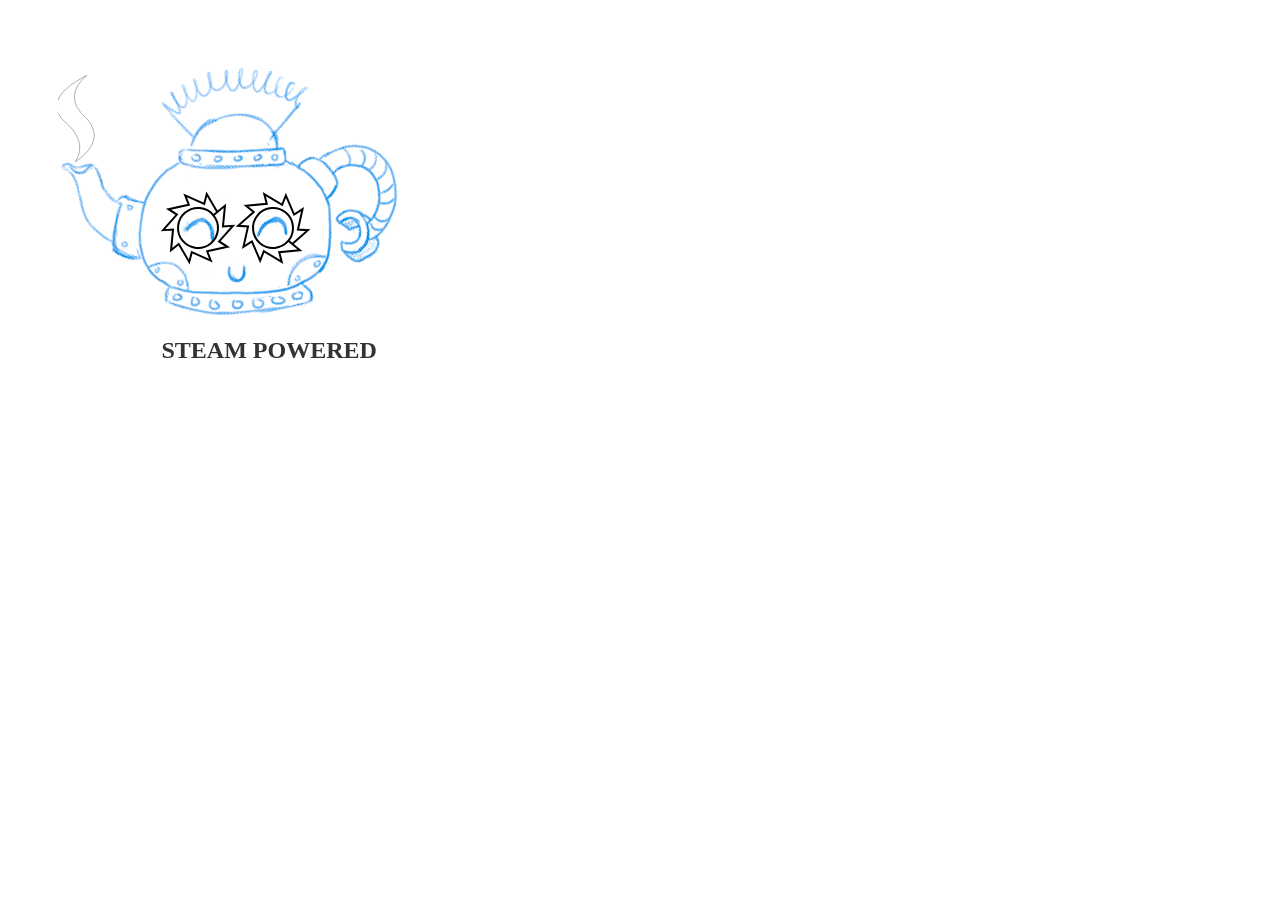
<file: logo.html>
<!doctype html>

<html>
  <head>
    <script src="js\logo.js"></script>
  </head>
  <body>
    <div style="position: relative">
      <img
        style="position: absolute; top: 50px; left: 50px"
        src="images/teapot.png"
        alt="Teapot Logo"
        id="teapot"
      />
      <canvas
        id="myCanvas"
        style="position: absolute; top: 50px; left: 50px"
        width="500"
        height="500"
      >
      </canvas>
    </div>
  </body>
</html>
</file>
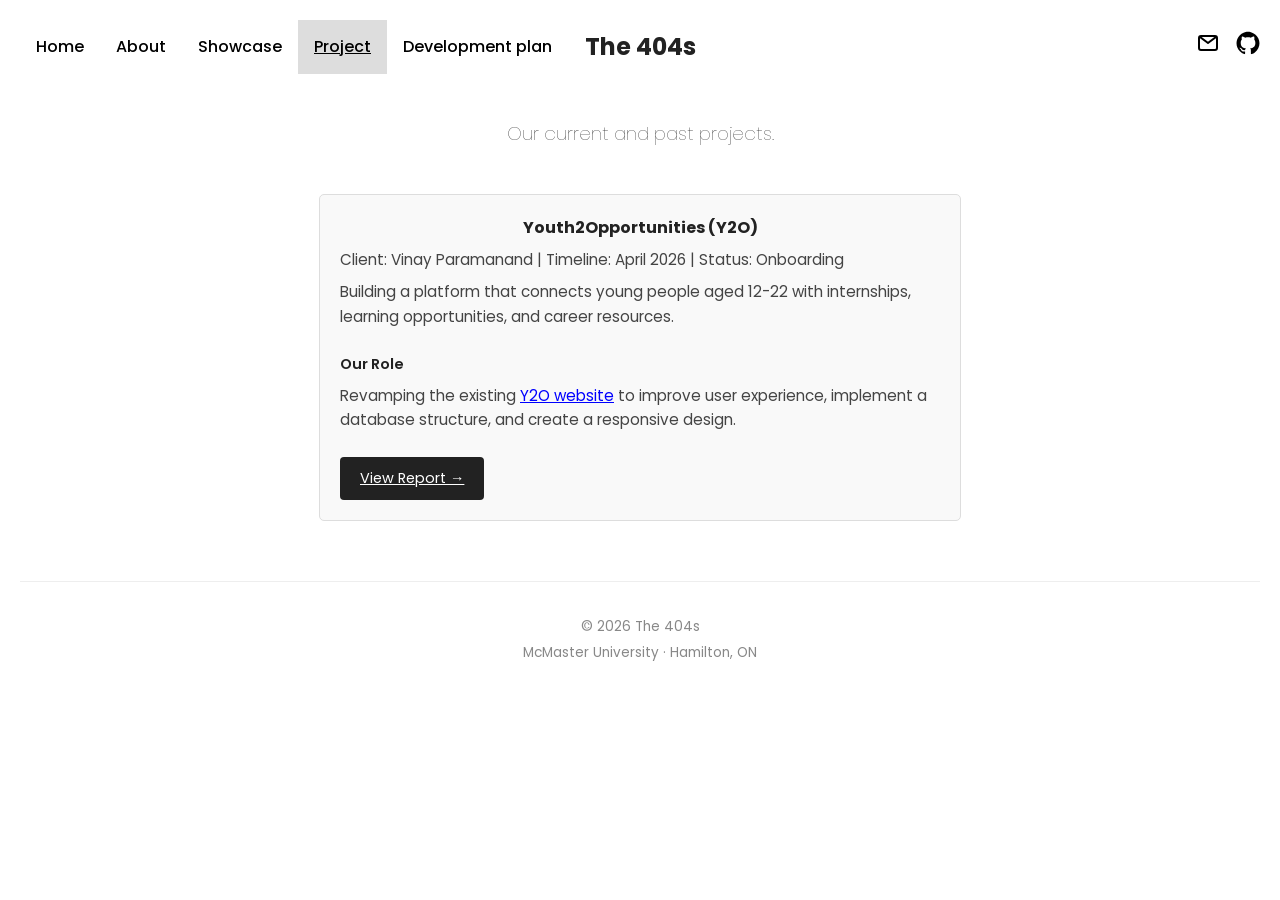
<file: project.html>
<!DOCTYPE html>
<html>

<head>
    <meta charset="utf-8">
    <title>Project | The 404s</title>
    <link rel="stylesheet" href="css/styles.css">
    <meta name="viewport" content="width=device-width">
</head>

<body>
    <header class="header">
        <nav class="nav-left">
            <a href="index.html">Home</a>
            <a href="about.html">About</a>
            <a href="showcase.html">Showcase</a>
            <a class="active" href="project.html">Project</a>
            <a href="DevelopmentPlan.html">Development plan</a>
        </nav>

        <h2 class="title">The 404s</h2>

        <div class="social-links">
            <a href="mailto:hello@the404s.dev">
                <img src="images/email.svg" alt="Email" width="24" height="24">
            </a>
            <a href="https://github.com/the404s" target="_blank">
                <img src="images/github.svg" alt="GitHub" width="24" height="24">
            </a>
        </div>
    </header>

    <h3>Our current and past projects.</h3>

    <div class="card">
        <h4>Youth2Opportunities (Y2O)</h4>
        <p class="card-meta">Client: Vinay Paramanand | Timeline: April 2026 | Status: Onboarding</p>

        <p>Building a platform that connects young people aged 12-22 with internships, learning opportunities, and
            career resources.</p>

        <div class="card-section">
            <h5>Our Role</h5>
            <p>Revamping the existing <a href="https://www.youth2opportunities.ca/" target="_blank"
                    style="color: blue;">Y2O website</a>
                to improve user experience, implement a database structure, and create a responsive design.</p>
        </div>

        <a href="y2o.html" target="_blank" class="card-link">View Report →</a>
    </div>

    <footer>
        <p>© 2026 The 404s</p>
        <p>McMaster University · Hamilton, ON</p>
    </footer>
</body>

</html>
</file>
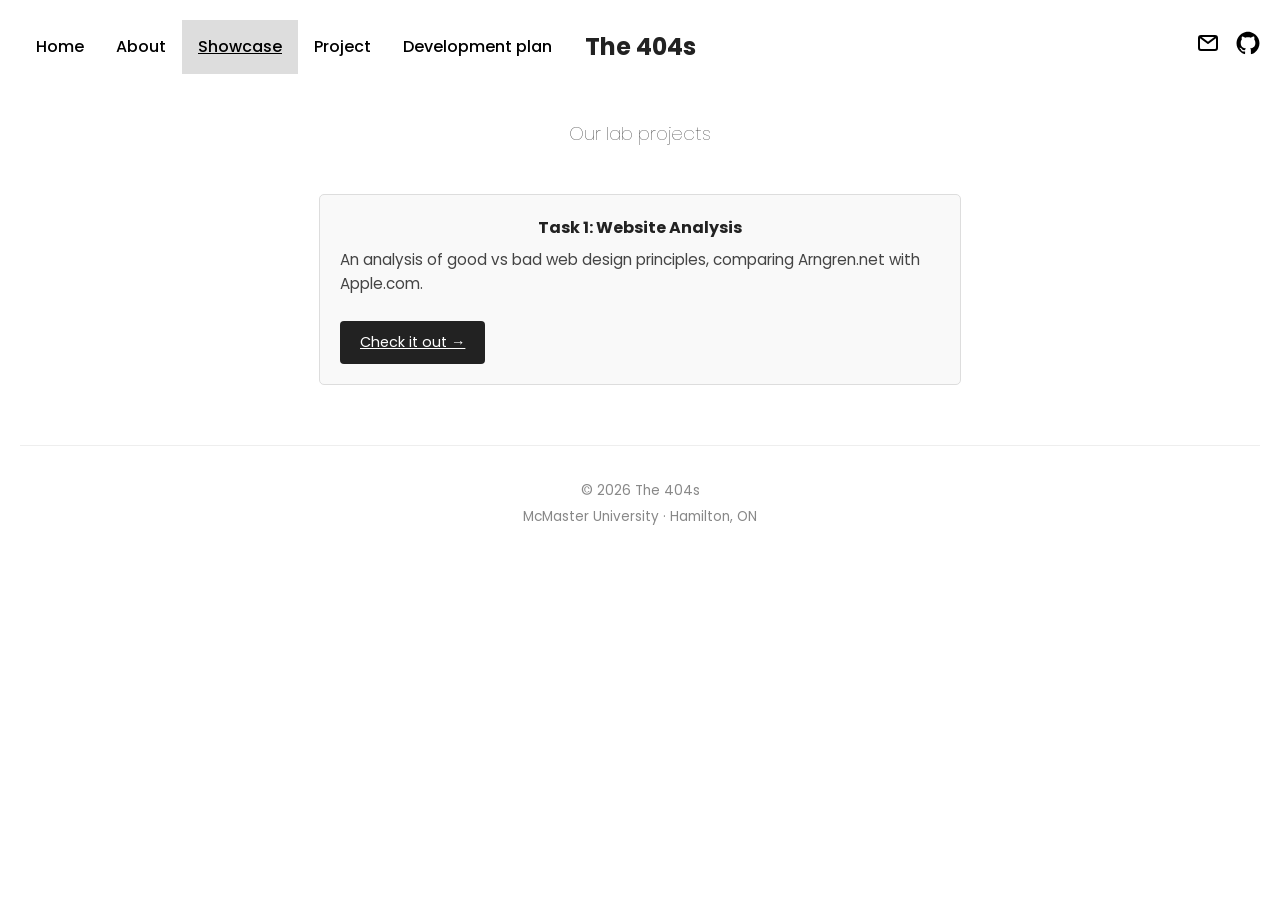
<file: showcase.html>
<!DOCTYPE html>
<html>

<head>
    <meta charset="utf-8">
    <title>Showcase | The 404s</title>
    <link rel="stylesheet" href="css/styles.css">
    <meta name="viewport" content="width=device-width">
</head>

<body>
    <header class="header">
        <nav class="nav-left">
            <a href="index.html">Home</a>
            <a href="about.html">About</a>
            <a class="active" href="showcase.html">Showcase</a>
            <a href="project.html">Project</a>
            <a href="DevelopmentPlan.html">Development plan</a>
        </nav>

        <h2 class="title">The 404s</h2>

        <div class="social-links">
            <a href="mailto:hello@the404s.dev">
                <img src="images/email.svg" alt="Email" width="24" height="24">
            </a>
            <a href="https://github.com/the404s" target="_blank">
                <img src="images/github.svg" alt="GitHub" width="24" height="24">
            </a>
        </div>
    </header>

    <h3>Our lab projects</h3>

    <div class="card">
        <h4>Task 1: Website Analysis</h4>
        <p class="card-meta"></p>

        <p>An analysis of good vs bad web design principles, comparing Arngren.net with Apple.com.</p>

        <a href="task1.html" target="_blank" class="card-link">Check it out →</a>
    </div>

    <footer>
        <p>© 2026 The 404s</p>
        <p>McMaster University · Hamilton, ON</p>
    </footer>
    </div>

</body>

</html>
</file>
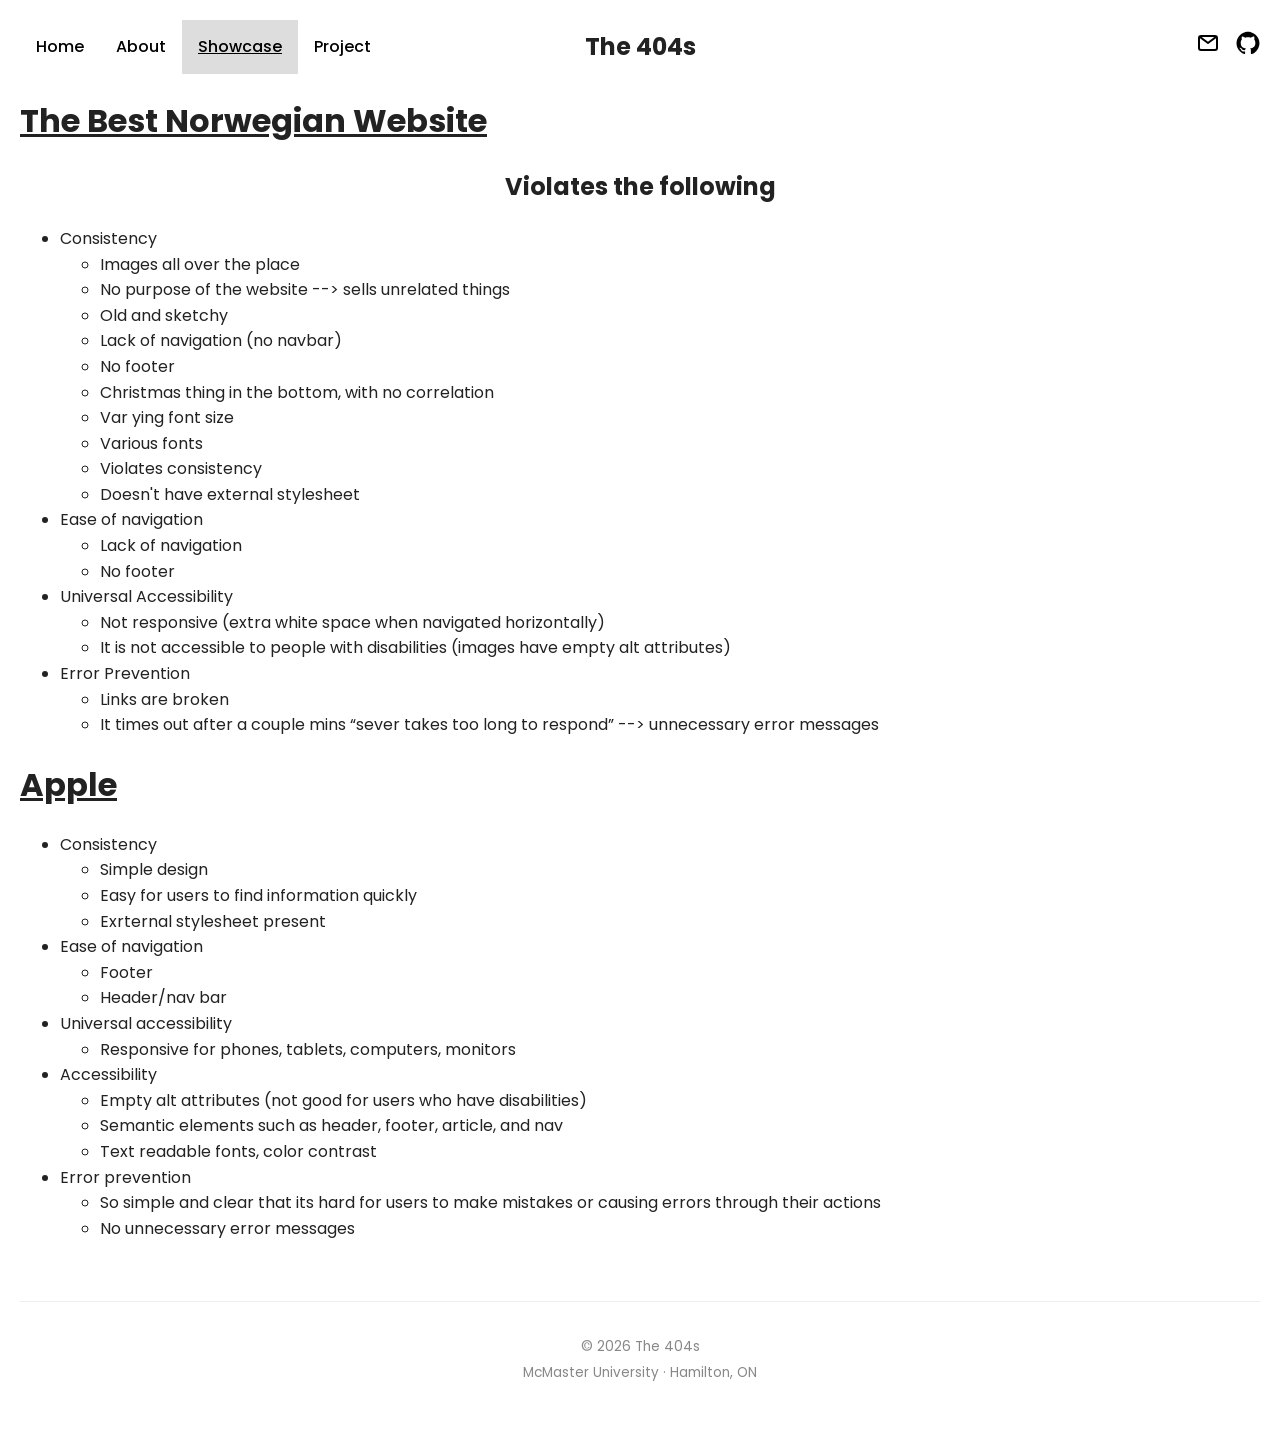
<file: task1.html>
<!DOCTYPE html>

<head>
    <meta charset="utf-8">
    <title>Showcase | The 404s</title>
    <link rel="stylesheet" href="css/styles.css">
    <meta name="viewport" content="width=device-width">
</head>

<body>
  <header class="header">
        <nav class="nav-left">
            <a href="index.html">Home</a>
            <a href="about.html">About</a>
            <a class="active" href="showcase.html">Showcase</a>
            <a href="project.html">Project</a>
        </nav>

        <h2 class="title">The 404s</h2>

        <div class="social-links">
            <a href="mailto:hello@the404s.dev">
                <img src="images/email.svg" alt="Email" width="24" height="24">
            </a>
            <a href="https://github.com/the404s" target="_blank">
                <img src="images/github.svg" alt="GitHub" width="24" height="24">
            </a>
        </div>
    </header>
  
  <div>
    <h1><a href="https://arngren.net/" target="_blank">The Best Norwegian Website</a></h1>
    <h2>Violates the following</h2>
    <ul>
      <li>Consistency<ul>
          <li>Images all over the place </li>
          <li>No purpose of the website --> sells unrelated things</li>
          <li>Old and sketchy</li>
          <li>Lack of navigation (no navbar)</li>
          <li>No footer</li>
          <li>Christmas thing in the bottom, with no correlation</li>
          <li>Var ying font size</li>
          <li>Various fonts</li>
          <li>Violates consistency</li>
          <li>Doesn't have external stylesheet</li>
        </ul>
      <li>Ease of navigation<ul>
          <li>Lack of navigation</li>
          <li>No footer</li>
        </ul>
      <li>Universal Accessibility<ul>
          <li>Not responsive (extra white space when navigated horizontally)</li>
          <li>It is not accessible to people with disabilities (images have empty alt attributes) </li>
        </ul>
      <li>Error Prevention<ul>
          <li>Links are broken</li>
          <li>It times out after a couple mins “sever takes too long to respond” --> unnecessary error messages</li>
        </ul>
      </li>
    </ul>
    <h1><a href="https://www.apple.com/ca/ " target="blank">Apple</a></h1>
    <ul>
      <li>Consistency<ul>
          <li>Simple design</li>
          <li>Easy for users to find information quickly</li>
          <li>Exrternal stylesheet present</li>
        </ul>
      </li>
      <li>Ease of navigation<ul>
          <li>Footer</li>
          <li>Header/nav bar</li>
        </ul>
      </li>
      <li>Universal accessibility<ul>
          <li>Responsive for phones, tablets, computers, monitors</li>
        </ul>
      </li>
      <li>Accessibility<ul>
          <li>Empty alt attributes (not good for users who have disabilities)</li>
          <li>Semantic elements such as header, footer, article, and nav</li>
          <li>Text readable fonts, color contrast</li>
        </ul>
      </li>
      <li>Error prevention<ul>
          <li>So simple and clear that its hard for users to make mistakes or causing errors through their actions</li>
          <li>No unnecessary error messages</li>
        </ul>
      </li>
    </ul>
  </div>

  <footer>
    <p>© 2026 The 404s</p>
    <p>McMaster University · Hamilton, ON</p>
  </footer>

</body>
</file>
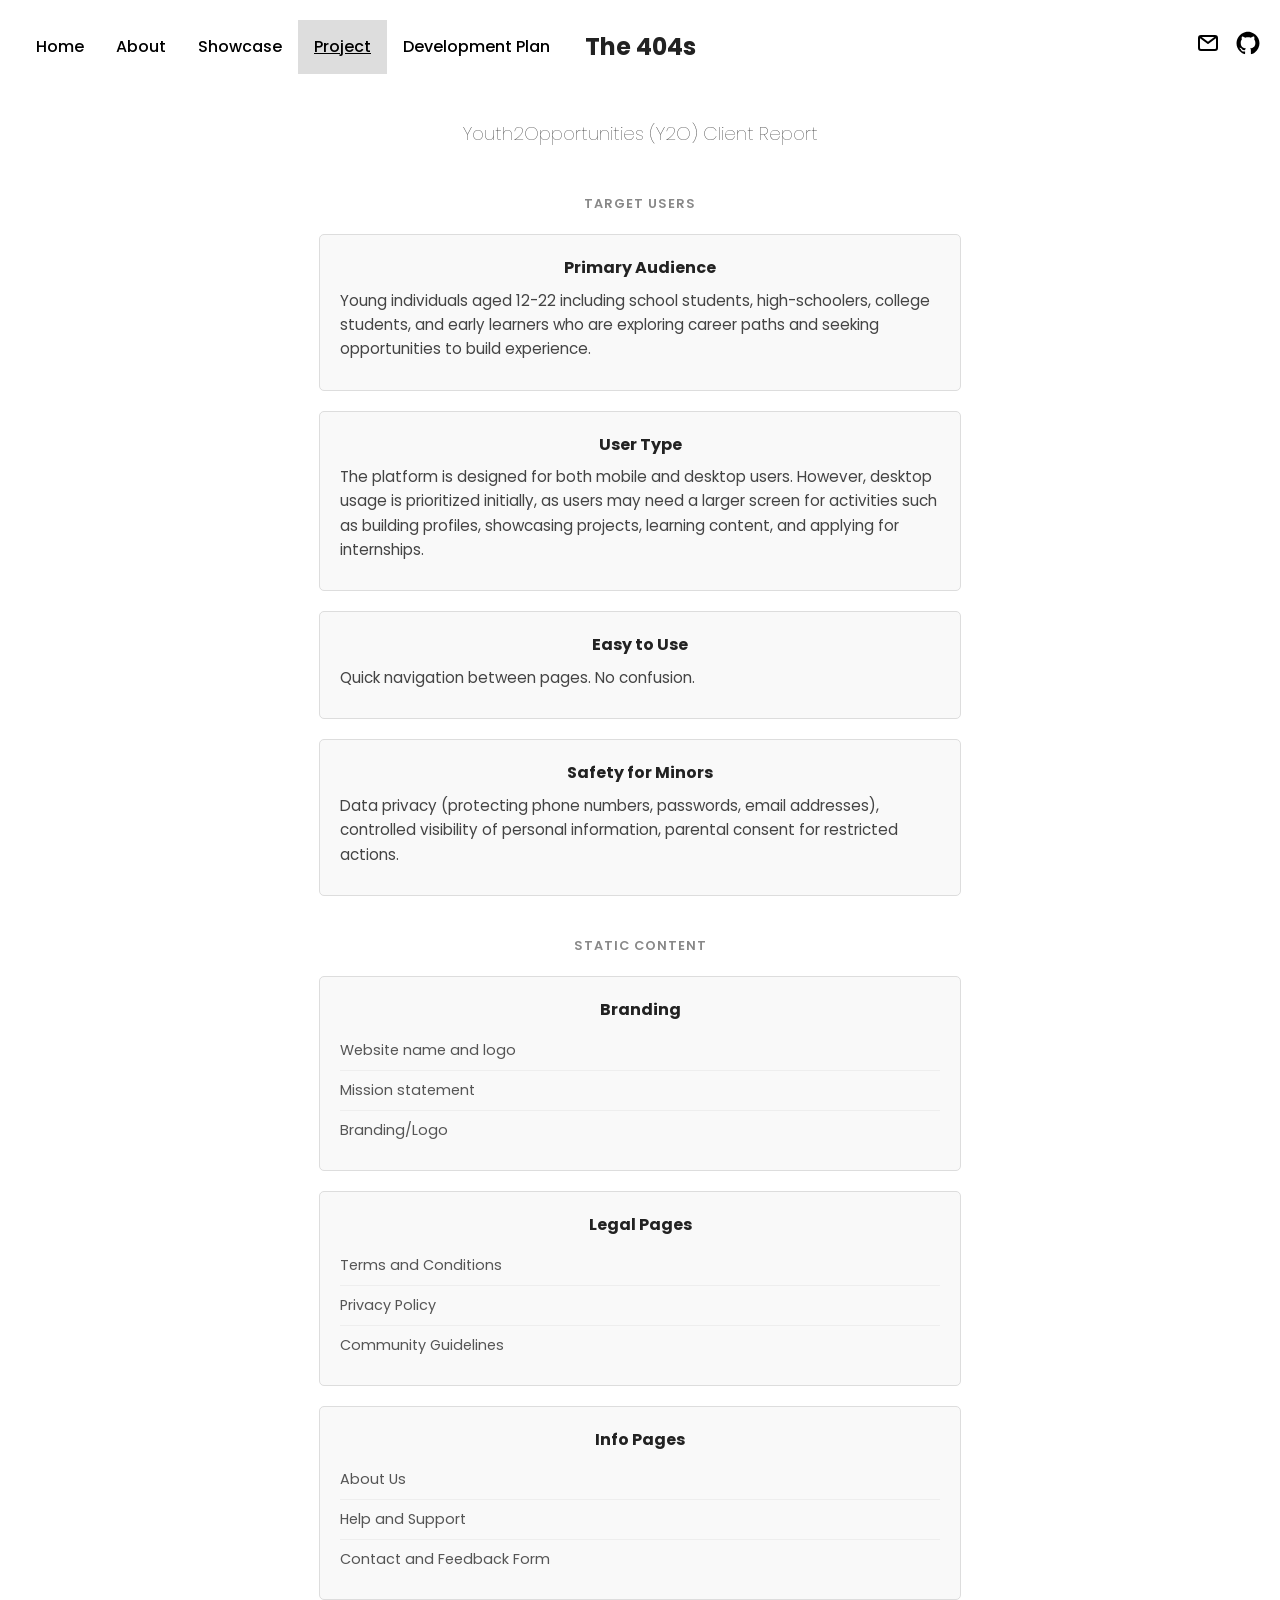
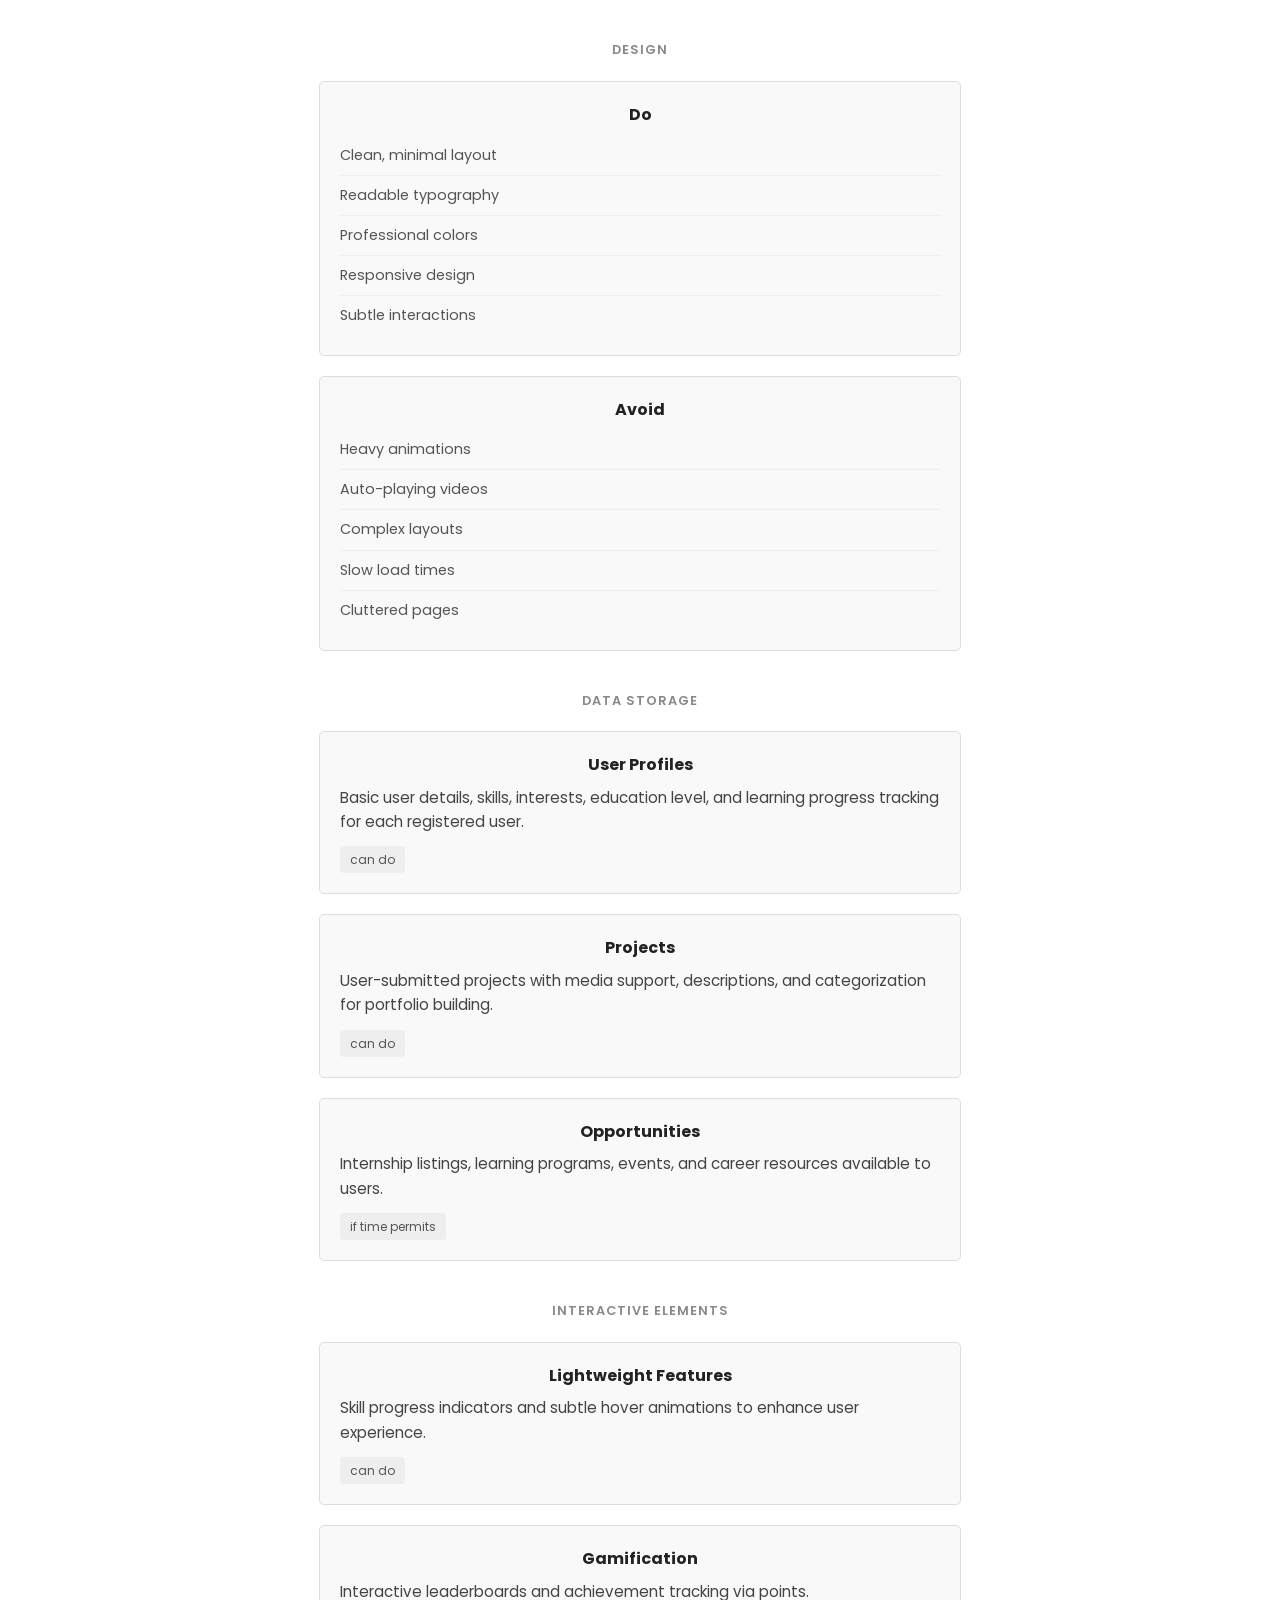
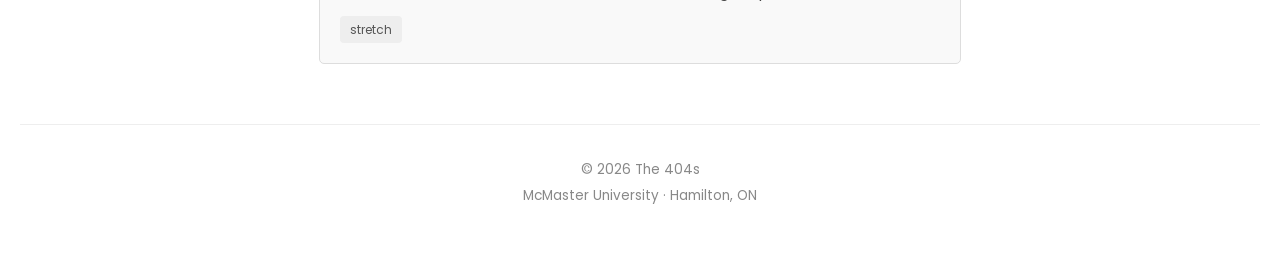
<file: y2o.html>
<!DOCTYPE html>
<html>

<head>
    <meta charset="utf-8">
    <title>Y2O Report | The 404s</title>
    <link rel="stylesheet" href="css/styles.css">
    <meta name="viewport" content="width=device-width">
</head>

<body>
    <header class="header">
        <nav class="nav-left">
            <a href="index.html">Home</a>
            <a href="about.html">About</a>
            <a href="showcase.html">Showcase</a>
            <a class="active" href="project.html">Project</a>
            <a href="DevelopmentPlan.html">Development Plan</a>
        </nav>

        <h2 class="title">The 404s</h2>

        <div class="social-links">
            <a href="mailto:hello@the404s.dev">
                <img src="images/email.svg" alt="Email" width="24" height="24">
            </a>
            <a href="https://github.com/the404s" target="_blank">
                <img src="images/github.svg" alt="GitHub" width="24" height="24">
            </a>
        </div>
    </header>

    <h3>Youth2Opportunities (Y2O) Client Report</h3>

    <p class="section-label">Target Users</p>

    <div class="grid-2">
        <div class="card">
            <h4>Primary Audience</h4>
            <p>Young individuals aged 12-22 including school students, high-schoolers,
                college students, and early learners who are exploring career paths and
                seeking opportunities to build experience.
            </p>
        </div>
        <div class="card">
            <h4>User Type</h4>
            <p>The platform is designed for both mobile and desktop users. However, desktop usage is
                prioritized initially, as users may need a larger screen for activities such as building
                profiles, showcasing projects, learning content, and applying for internships.
            </p>
        </div>
    </div>

    <div class="grid-2">
        <div class="card">
            <h4>Easy to Use</h4>
            <p>Quick navigation between pages. No confusion.</p>
        </div>
        <div class="card">
            <h4>Safety for Minors</h4>
            <p>Data privacy (protecting phone numbers, passwords, email addresses), controlled visibility of personal
                information, parental consent for restricted actions.</p>
        </div>
    </div>

    <p class="section-label">Static Content</p>

    <div class="grid-3">
        <div class="card">
            <h4>Branding</h4>
            <ul class="simple-list">
                <li>Website name and logo</li>
                <li>Mission statement</li>
                <li>Branding/Logo</li>
            </ul>
        </div>
        <div class="card">
            <h4>Legal Pages</h4>
            <ul class="simple-list">
                <li>Terms and Conditions</li>
                <li>Privacy Policy</li>
                <li>Community Guidelines</li>
            </ul>
        </div>
        <div class="card">
            <h4>Info Pages</h4>
            <ul class="simple-list">
                <li>About Us</li>
                <li>Help and Support</li>
                <li>Contact and Feedback Form</li>
            </ul>
        </div>
    </div>

    <p class="section-label">Design</p>

    <div class="grid-2">
        <div class="card">
            <h4>Do</h4>
            <ul class="simple-list">
                <li>Clean, minimal layout</li>
                <li>Readable typography</li>
                <li>Professional colors</li>
                <li>Responsive design</li>
                <li>Subtle interactions</li>
            </ul>
        </div>
        <div class="card">
            <h4>Avoid</h4>
            <ul class="simple-list">
                <li>Heavy animations</li>
                <li>Auto-playing videos</li>
                <li>Complex layouts</li>
                <li>Slow load times</li>
                <li>Cluttered pages</li>
            </ul>
        </div>
    </div>

    <p class="section-label">Data Storage</p>

    <div class="grid-3">
        <div class="card">
            <h4>User Profiles</h4>
            <p>Basic user details, skills, interests, education level, and learning
                progress tracking for each registered user.
            </p>
            <div class="card-tags">
                <span class="tag">can do</span>
            </div>
        </div>
        <div class="card">
            <h4>Projects</h4>
            <p>User-submitted projects with media support, descriptions, and
                categorization for portfolio building.
            </p>
            <div class="card-tags">
                <span class="tag">can do</span>
            </div>
        </div>
        <div class="card">
            <h4>Opportunities</h4>
            <p>Internship listings, learning programs, events, and career
                resources available to users.
            </p>
            <div class="card-tags">
                <span class="tag">if time permits</span>
            </div>
        </div>
    </div>

    <p class="section-label">Interactive Elements</p>

    <div class="grid-2">
        <div class="card">
            <h4>Lightweight Features</h4>
            <p>Skill progress indicators and subtle hover animations to enhance user experience.</p>
            <div class="card-tags">
                <span class="tag">can do</span>
            </div>
        </div>
        <div class="card">
            <h4>Gamification</h4>
            <p>Interactive leaderboards and achievement tracking via points.</p>
            <div class="card-tags">
                <span class="tag">stretch</span>
            </div>
        </div>
    </div>

    <footer>
        <p>© 2026 The 404s</p>
        <p>McMaster University · Hamilton, ON</p>
    </footer>
</body>

</html>
</file>
<file: css/styles.css>
@import url('https://fonts.googleapis.com/css?family=Poppins:400;500;600;700');

body {
    font-family: 'Poppins', sans-serif;
    margin: 20px;
    background-color: white;
    color: #222;
    line-height: 1.6;
}

a{
    color: inherit;
}

a:hover{
    color:purple;
}

.header a {
    color: inherit;
    text-decoration: none;
}

.header {
    position: relative;
    display: flex;
    justify-content: space-between;
    align-items: center;
    margin-bottom: 20px;
}

.nav-left {
    display: flex;
    font-weight: 500;
}

.nav-left a {
    display: block;
    color: black;
    padding: 14px 16px;
    text-decoration: none;
}

.nav-left a:hover {
    background-color: #ddd;
}

.nav-left a.active {
    text-decoration: underline;
    background-color: #ddd;
}

.title {
    position: absolute;
    left: 50%;
    transform: translateX(-50%);
    font-size: 24px;
    font-weight: bold;
    margin: 0;
}

.social-links {
    display: flex;
    align-items: center;
}

.social-links a {
    margin-left: 16px;
}

.social-links a img {
    width: 24px;
    height: 24px;
}

h2 {
    text-align: center;
}

h3 {
    text-align: center;
    font-weight: lighter;
    margin-top: 45px;
    margin-bottom: 45px;
}

h4 {
    text-align: center;
    font-weight: bold;
    margin-bottom: 10px;
}

.card {
    border: 1px solid #ddd;
    padding: 20px;
    max-width: 600px;
    margin: 20px auto;
    border-radius: 5px;
    background-color: #f9f9f9;
}

.card h4 {
    margin-top: 0;
    margin-bottom: 8px;
}

.card p {
    margin: 8px 0;
    color: #444;
    font-size: 0.95rem;
}

.card-meta {
    color: #888;
    font-size: 0.85rem;
    margin-bottom: 12px;
}

.card-section {
    margin-top: 16px;
}

.card-section h5 {
    font-size: 0.9rem;
    font-weight: 600;
    margin-bottom: 6px;
}

.card-tags {
    display: flex;
    flex-wrap: wrap;
    gap: 8px;
    margin-top: 12px;
}

.tag {
    padding: 4px 10px;
    background: #eee;
    border-radius: 4px;
    font-size: 0.75rem;
    color: #555;
}

.card-link {
    display: inline-block;
    margin-top: 16px;
    padding: 10px 20px;
    background: #222;
    color: #fff;
    border-radius: 4px;
    font-size: 0.9rem;
}

.card-link:hover {
    background: #444;
}

.simple-list {
    list-style: none;
    padding: 0;
    margin: 0;
}

.simple-list li {
    padding: 8px 0;
    border-bottom: 1px solid #eee;
    font-size: 0.9rem;
    color: #555;
}

.simple-list li:last-child {
    border-bottom: none;
}

.section-label {
    text-align: center;
    font-size: 0.8rem;
    font-weight: 600;
    color: #888;
    text-transform: uppercase;
    letter-spacing: 1px;
    margin-top: 40px;
    margin-bottom: 10px;
}

.btn {
    display: inline-block;
    padding: 12px 24px;
    background: #222;
    color: #fff;
    border-radius: 4px;
    font-size: 0.9rem;
}

.btn:hover {
    background: #444;
}

.btn-outline {
    background: transparent;
    color: #222;
    border: 1px solid #ddd;
}

.btn-outline:hover {
    background: #f5f5f5;
}

.buttons {
    display: flex;
    gap: 12px;
    justify-content: center;
    margin-top: 20px;
}

#content{
    text-align: center;
}

#content #team{
    display:flex;
    flex-direction: row;
    flex-wrap: wrap;
    justify-content: space-between;
    align-items: center;
}

#team img{
    width: 90%;
}

#content .person{
    width:50%;
    text-align: center;
    margin-bottom: 10px;
}

.person h1{
    margin: 0px;
}

.person p{
    margin:0px;
}

footer {
    border-top: 1px solid #eee;
    margin-top: 60px;
    padding: 30px 20px;
    text-align: center;
}

footer p {
    font-size: 0.85rem;
    color: #888;
    margin: 4px 0;
}

@media (max-width: 900px) {
    .header {
        flex-direction: column;
        align-items: flex-start;
    }

    .nav-left {
        display: flex;
        flex-direction: column;
        align-items: flex-start;
        width: 100%;
        gap: 5px;
    }

    .nav-left a {
        padding: 10px 16px;
        font-size: 1rem;
        border-radius: 4px;
    }

    .title {
        position: static;
        transform: none;
        margin: 20px 0;
    }

    .social-links {
        margin-top: 10px;
    }

    h3 {
        text-align: left;
        font-size: 1rem;
    }

    .buttons {
        flex-direction: column;
    }

    .btn {
        width: 100%;
        text-align: center;
    }
}
</file>
<file: css/BackgroundPlan.css>
.card{
    align-items: center;
}
.card p {
    margin: 8px 0;
    color: #444;
    font-size: 0.95rem;
    text-align: center;
}

table, th, td {
    border: 1px solid black;
    margin-left: auto;
    margin-right: auto;
    text-align: center;
    border-collapse: collapse;
}

img {
    width: 100%;
}
</file>
